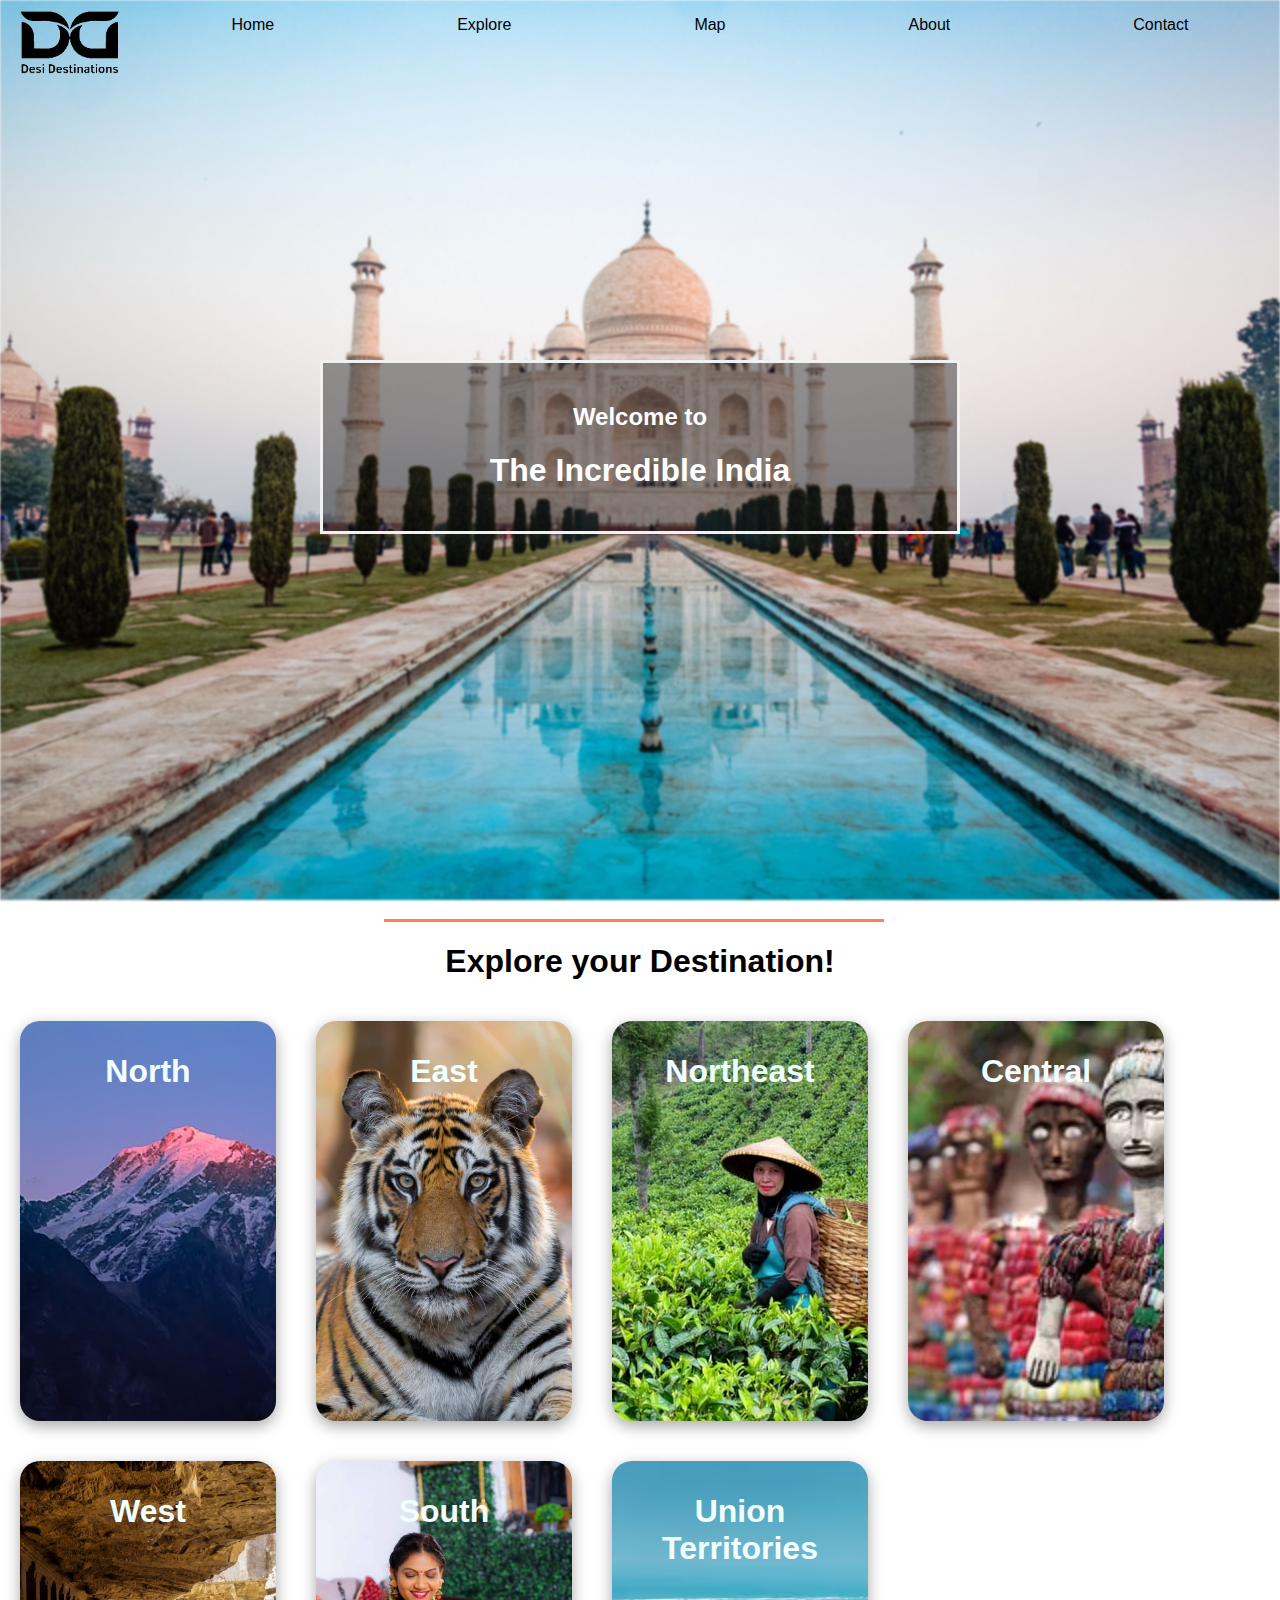
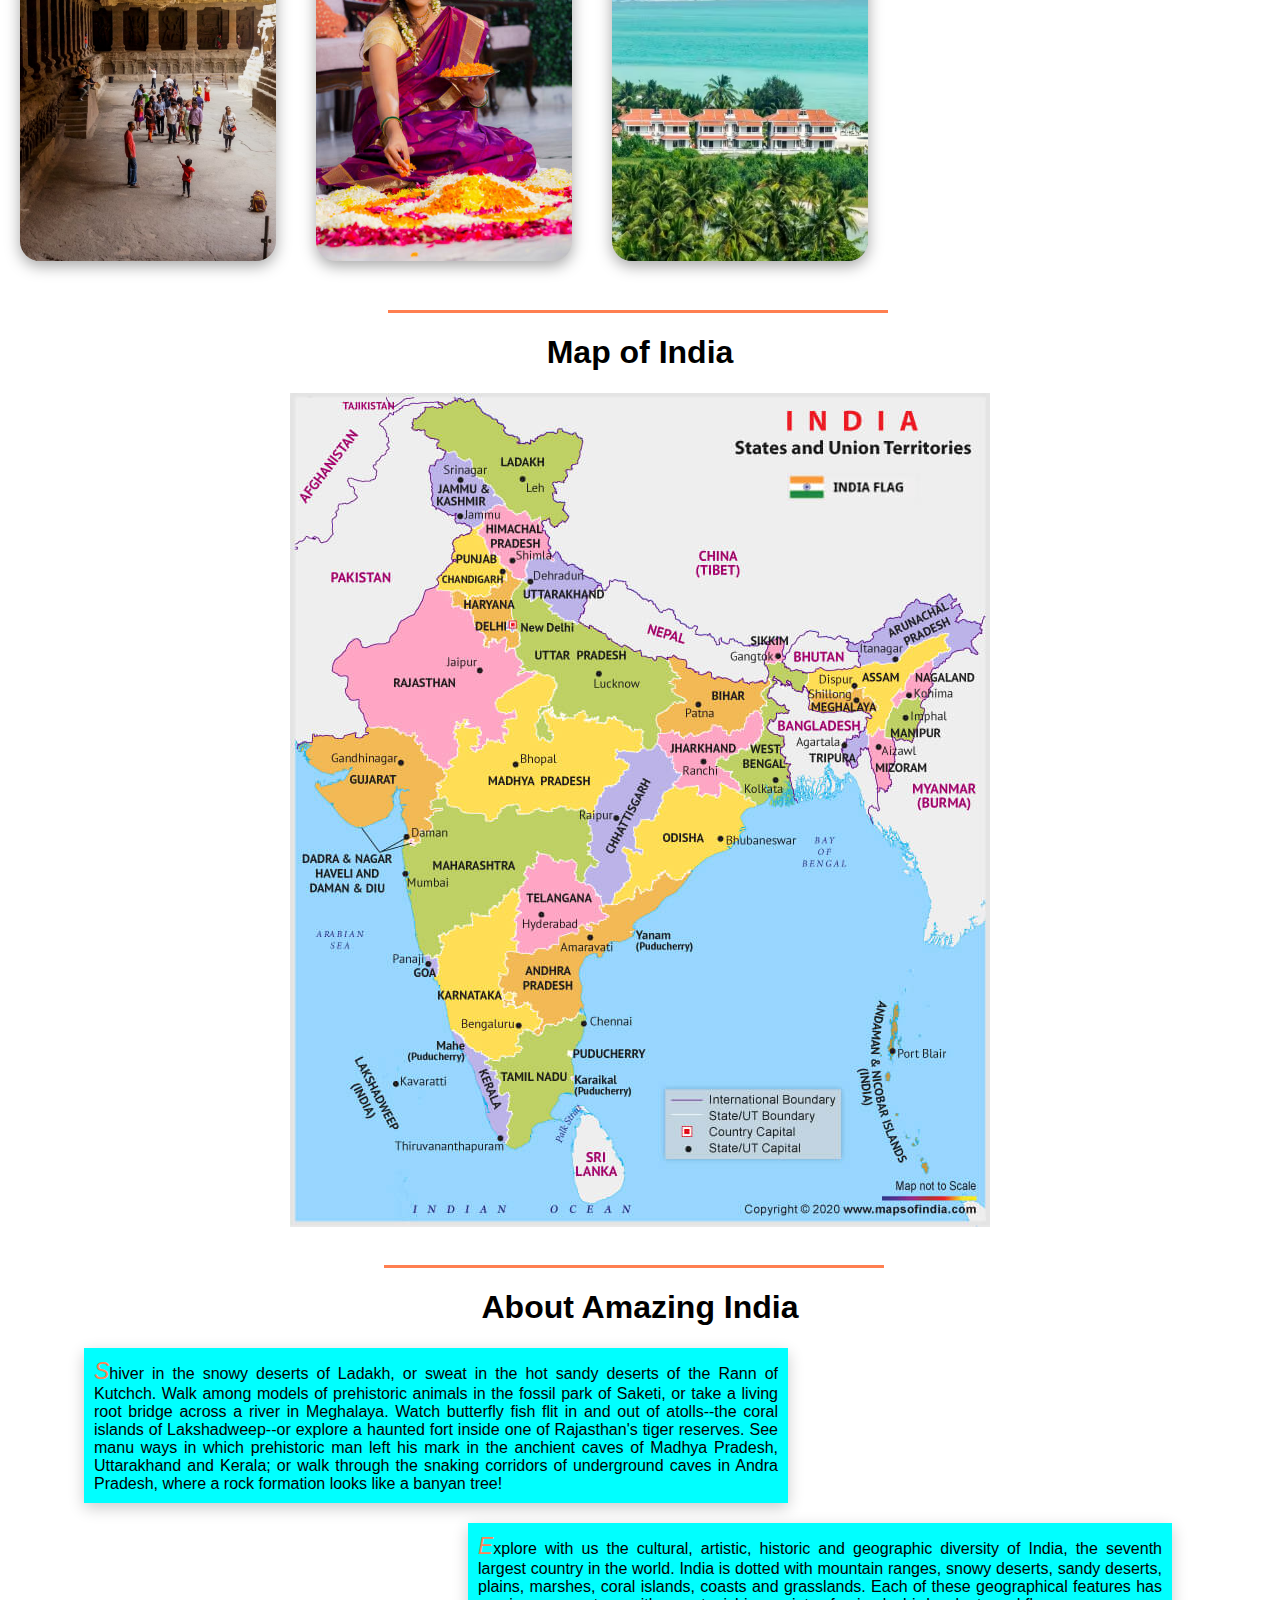
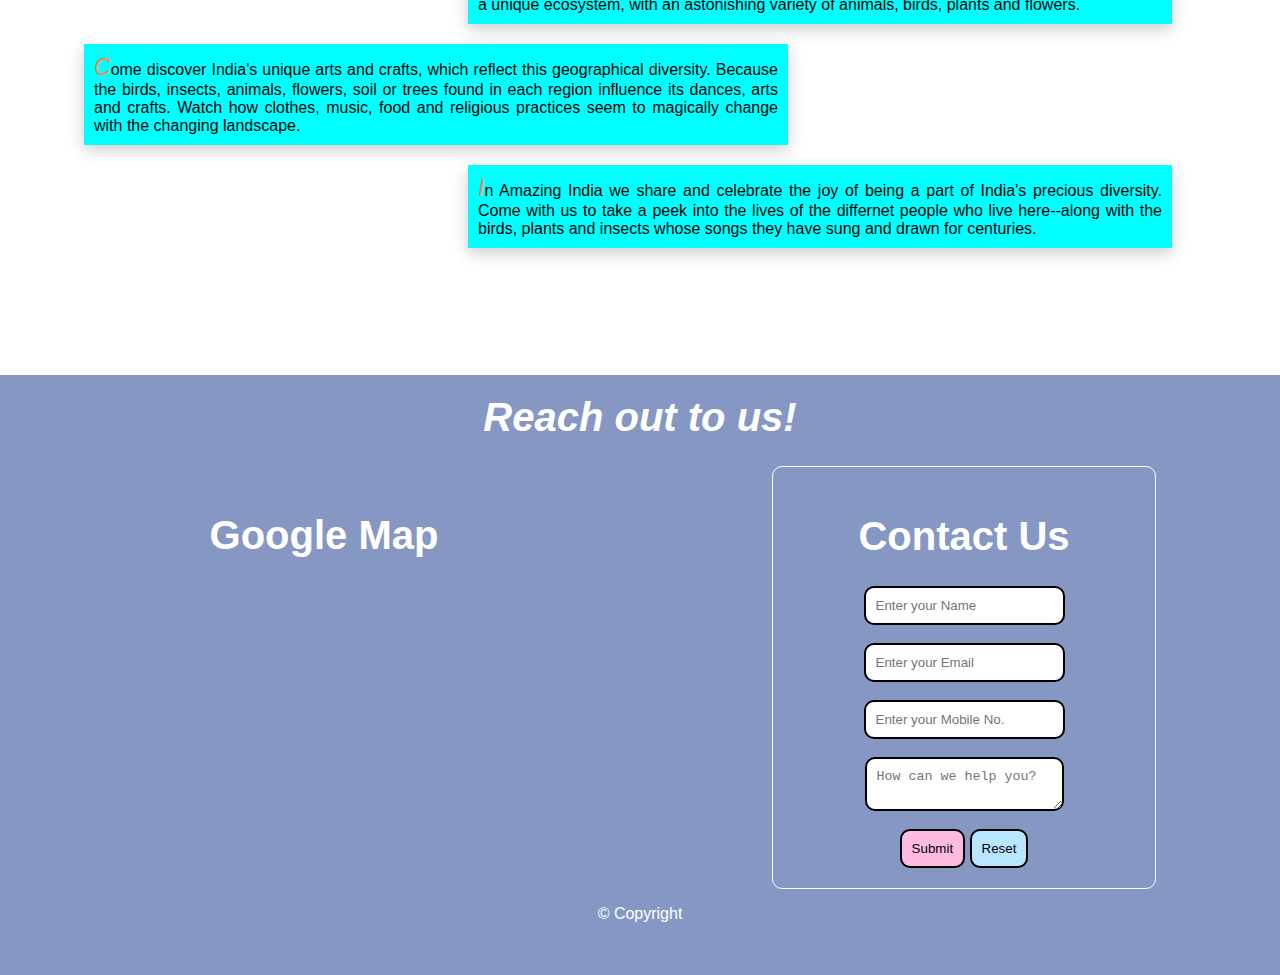
<file: index.html>
<html>
    <head>
        <meta name="viewport" content="device-width, initial-scale=1.0">
        <title>DesiDestinations.com</title>
        <link rel="stylesheet" href="style.css">
        <link rel="stylesheet" href="headfoot.css">
    </head>
    <body>
        <div id="header">
            <div id="left">
                <a href="/index.html"><img src="DDLogo.png" height="100px" width="100px"></a>
            </div>
            <div id="right">
                <nav>
                    <ul>
                        <li><a href="/index.html">Home</a></li>
                        <li><a href="#cards">Explore</a></li>
                        <li><a href="#map">Map</a></li>
                        <li><a href="#abouthere">About</a></li>
                        <li><a href="#contact">Contact</a></li>
                    </ul>
                </nav>
            </div>
        </div>
        
        <div class="backgroundImage"></div>
        <div class="transparentText">
        <h2>Welcome to</h2>
        <h1>The Incredible India</h1></div>

        <div id="cards">
            <div id="line1"></div>
            <h1>Explore your Destination!</h1>
            <a href="/north.html" target="_blank"><div class="cards" id="card1"><h1>North</h1></div></a>
            <a href="/east.html" target="_blank"><div class="cards" id="card2"><h1>East</h1></div></a>
            <a href="/northeast.html" target="_blank"><div class="cards" id="card3"><h1>Northeast</h1></div></a>
            <a href="/central.html" target="_blank"><div class="cards" id="card4"><h1>Central</h1></div></a>
            <a href="/west.html" target="_blank"><div class="cards" id="card5"><h1>West</h1></div></a>
            <a href="/south.html" target="_blank"><div class="cards" id="card6"><h1>South</h1></div></a>
            <a href="/ut.html" target="_blank"><div class="cards" id="card7"><h1>Union Territories</h1></div></a>
        </div>

        <div id="map">
            <div id="line1"></div>
            <h1>Map of India</h1>
            <img src="indiamap.jpg" style="position: relative;">
        </div>

        <br>

        <div id="abouthere" style="padding-top: 10px;">
            <div id="line1"></div>
            <h1 style="text-align: center;">About Amazing India</h1>
        </div>
        <div id="about">
            <p id="p1"><i>S</i>hiver in the snowy deserts of Ladakh, or sweat in the hot sandy deserts of the Rann of Kutchch. Walk among models of prehistoric animals in the fossil park of Saketi, or take a living root bridge across a river in Meghalaya. Watch butterfly fish flit in and out of atolls--the coral islands of Lakshadweep--or explore a haunted fort inside one of Rajasthan's tiger reserves. See manu ways in which prehistoric man left his mark in the anchient caves of Madhya Pradesh, Uttarakhand and Kerala; or walk through the snaking corridors of underground caves in Andra Pradesh, where a rock formation looks like a banyan tree!</p>
            <p id="p2"><i>E</i>xplore with us the cultural, artistic, historic and geographic diversity of India, the seventh largest country in the world. India is dotted with mountain ranges, snowy deserts, sandy deserts, plains, marshes, coral islands, coasts and grasslands. Each of these geographical features has a unique ecosystem, with an astonishing variety of animals, birds, plants and flowers.</p>
            <p id="p1"><i>C</i>ome discover India's unique arts and crafts, which reflect this geographical diversity. Because the birds, insects, animals, flowers, soil or trees found in each region influence its dances, arts and crafts. Watch how clothes, music, food and religious practices seem to magically change with the changing landscape.</p>
            <p id="p2"><i>I</i>n Amazing India we share and celebrate the joy of being a part of India's precious diversity. Come with us to take a peek into the lives of the differnet people who live here--along with the birds, plants and insects whose songs they have sung and drawn for centuries.</p>
        </div>

        <footer>
            <h1><i>Reach out to us!</i></h1>
            <div id="contact">
                <div id="googlemap">
                    <h1>Google Map</h1>
                    <iframe src="https://www.google.com/maps/embed?pb=!1m18!1m12!1m3!1d30767581.986373134!2d60.93410596614207!3d19.72078202199744!2m3!1f0!2f0!3f0!3m2!1i1024!2i768!4f13.1!3m3!1m2!1s0x30635ff06b92b791%3A0xd78c4fa1854213a6!2sIndia!5e0!3m2!1sen!2sin!4v1716102397690!5m2!1sen!2sin" width="400" height="300" style="border:0;" allowfullscreen="" loading="lazy" referrerpolicy="no-referrer-when-downgrade"></iframe>    
                </div>
                <form action="/contact.html" method="post">
                    <h1>Contact Us</h1>
                    <input type="text" name="name" placeholder="Enter your Name" required><br><br>
                    <input type="email" name="email" placeholder="Enter your Email" required><br><br>
                    <input type="number" name="numer" placeholder="Enter your Mobile No." required><br><br>
                    <textarea placeholder="How can we help you?"></textarea><br><br>
                    <input type="submit" value="Submit" style="background-color: rgb(255, 186, 223);">
                    <input type="reset" value="Reset" style="background-color: rgb(186, 229, 255);">
                </form>
            </div>
            <div id="copyright">
                © Copyright
            </div>
        </footer>
    </body>
</html>
</file>
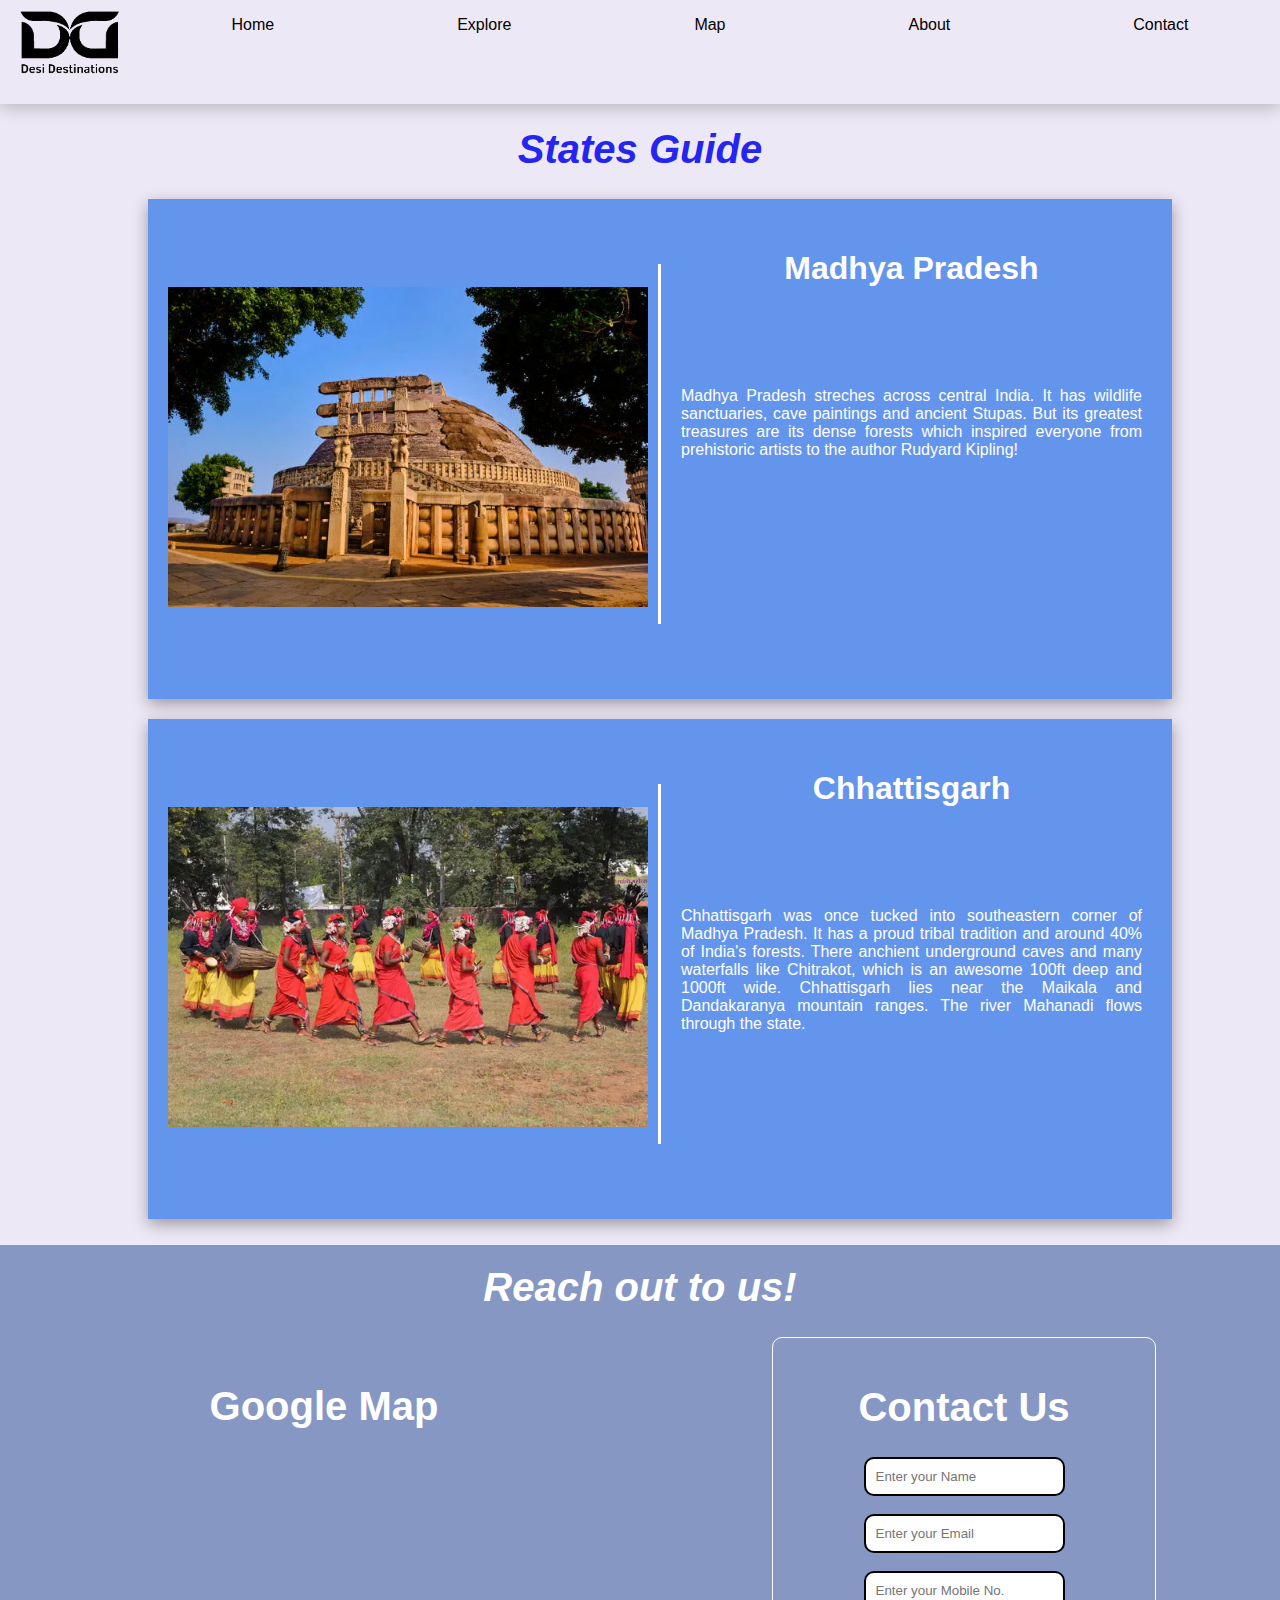
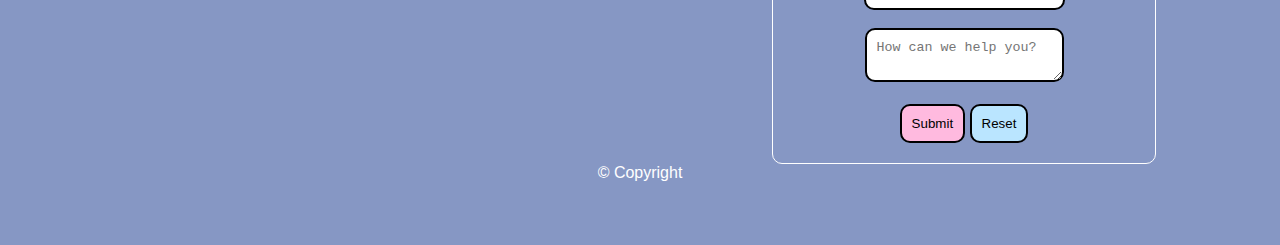
<file: central.html>
<!DOCTYPE html>
<html lang="en">
<head>
    <meta charset="UTF-8">
    <meta name="viewport" content="width=device-width, initial-scale=1.0">
    <title>Central</title>
    <link rel="stylesheet" href="central.css">
    <link rel="stylesheet" href="headfoot.css">
</head>
<body>
    <div id="header">
        <div id="left">
            <a href="/index.html"><img src="DDLogo.png" height="100px" width="100px"></a>
        </div>
        <div id="right">
            <nav>
                <ul>
                    <li><a href="/index.html">Home</a></li>
                    <li><a href="#cards">Explore</a></li>
                    <li><a href="/index.html#map">Map</a></li>
                    <li><a href="/index.html#abouthere">About</a></li>
                    <li><a href="#contact">Contact</a></li>
                </ul>
            </nav>
        </div>
    </div>

    <div id="abouthere" style="padding-top: 100px;">
        <h1 style="text-align: center; font-family:Verdana, Geneva, Tahoma, sans-serif; color: rgb(37, 37, 240); font-size: 40px;"><i>States Guide</i></h1>
    </div>

    <div id="cards">
        <div id="MP" class="cards">
            <div id="MPleft">
                <img src="mpimg.webp" width="480px" height="320px">
            </div>
            <div id="line2"></div>
            <div id="MPright">
                <h1>Madhya Pradesh</h1>
                <p>Madhya Pradesh streches across central India. It has wildlife sanctuaries, cave paintings and ancient Stupas. But its greatest treasures are its dense forests which inspired everyone from prehistoric artists to the author Rudyard Kipling!</p>
            </div>
        </div>
        <div id="CH" class="cards">
            <div id="CHleft">
                <img src="chimg.jpg" width="480px" height="320px">
            </div>
            <div id="line2"></div>
            <div id="CHright">
                <h1>Chhattisgarh</h1>
                <p>Chhattisgarh was once tucked into southeastern corner of Madhya Pradesh. It has a proud tribal tradition and around 40% of India's forests. There anchient underground caves and many waterfalls like Chitrakot, which is an awesome 100ft deep and 1000ft wide. Chhattisgarh lies near the Maikala and Dandakaranya mountain ranges. The river Mahanadi flows through the state.</p>
            </div>
        </div>
 
    <footer>
        <h1 style="text-align: center; color: white; font-size: 40px; font-family:Verdana, Geneva, Tahoma, sans-serif;"><i>Reach out to us!</i></h1>
        <div id="contact">
            <div id="googlemap">
                <h1>Google Map</h1>
                <iframe src="https://www.google.com/maps/embed?pb=!1m18!1m12!1m3!1d30767581.986373134!2d60.93410596614207!3d19.72078202199744!2m3!1f0!2f0!3f0!3m2!1i1024!2i768!4f13.1!3m3!1m2!1s0x30635ff06b92b791%3A0xd78c4fa1854213a6!2sIndia!5e0!3m2!1sen!2sin!4v1716102397690!5m2!1sen!2sin" width="400" height="300" style="border:0;" allowfullscreen="" loading="lazy" referrerpolicy="no-referrer-when-downgrade"></iframe>    
            </div>
            <form action="/contact.html" method="post">
                <h1>Contact Us</h1>
                <input type="text" name="name" placeholder="Enter your Name" required><br><br>
                <input type="email" name="email" placeholder="Enter your Email" required><br><br>
                <input type="number" name="numer" placeholder="Enter your Mobile No." required><br><br>
                <textarea placeholder="How can we help you?"></textarea><br><br>
                <input type="submit" value="Submit" style="background-color: rgb(255, 186, 223);">
                <input type="reset" value="Reset" style="background-color: rgb(186, 229, 255);">
            </form>
        </div>
        <div id="copyright">
            © Copyright
        </div>
    </footer>
</body>
</html>
</file>
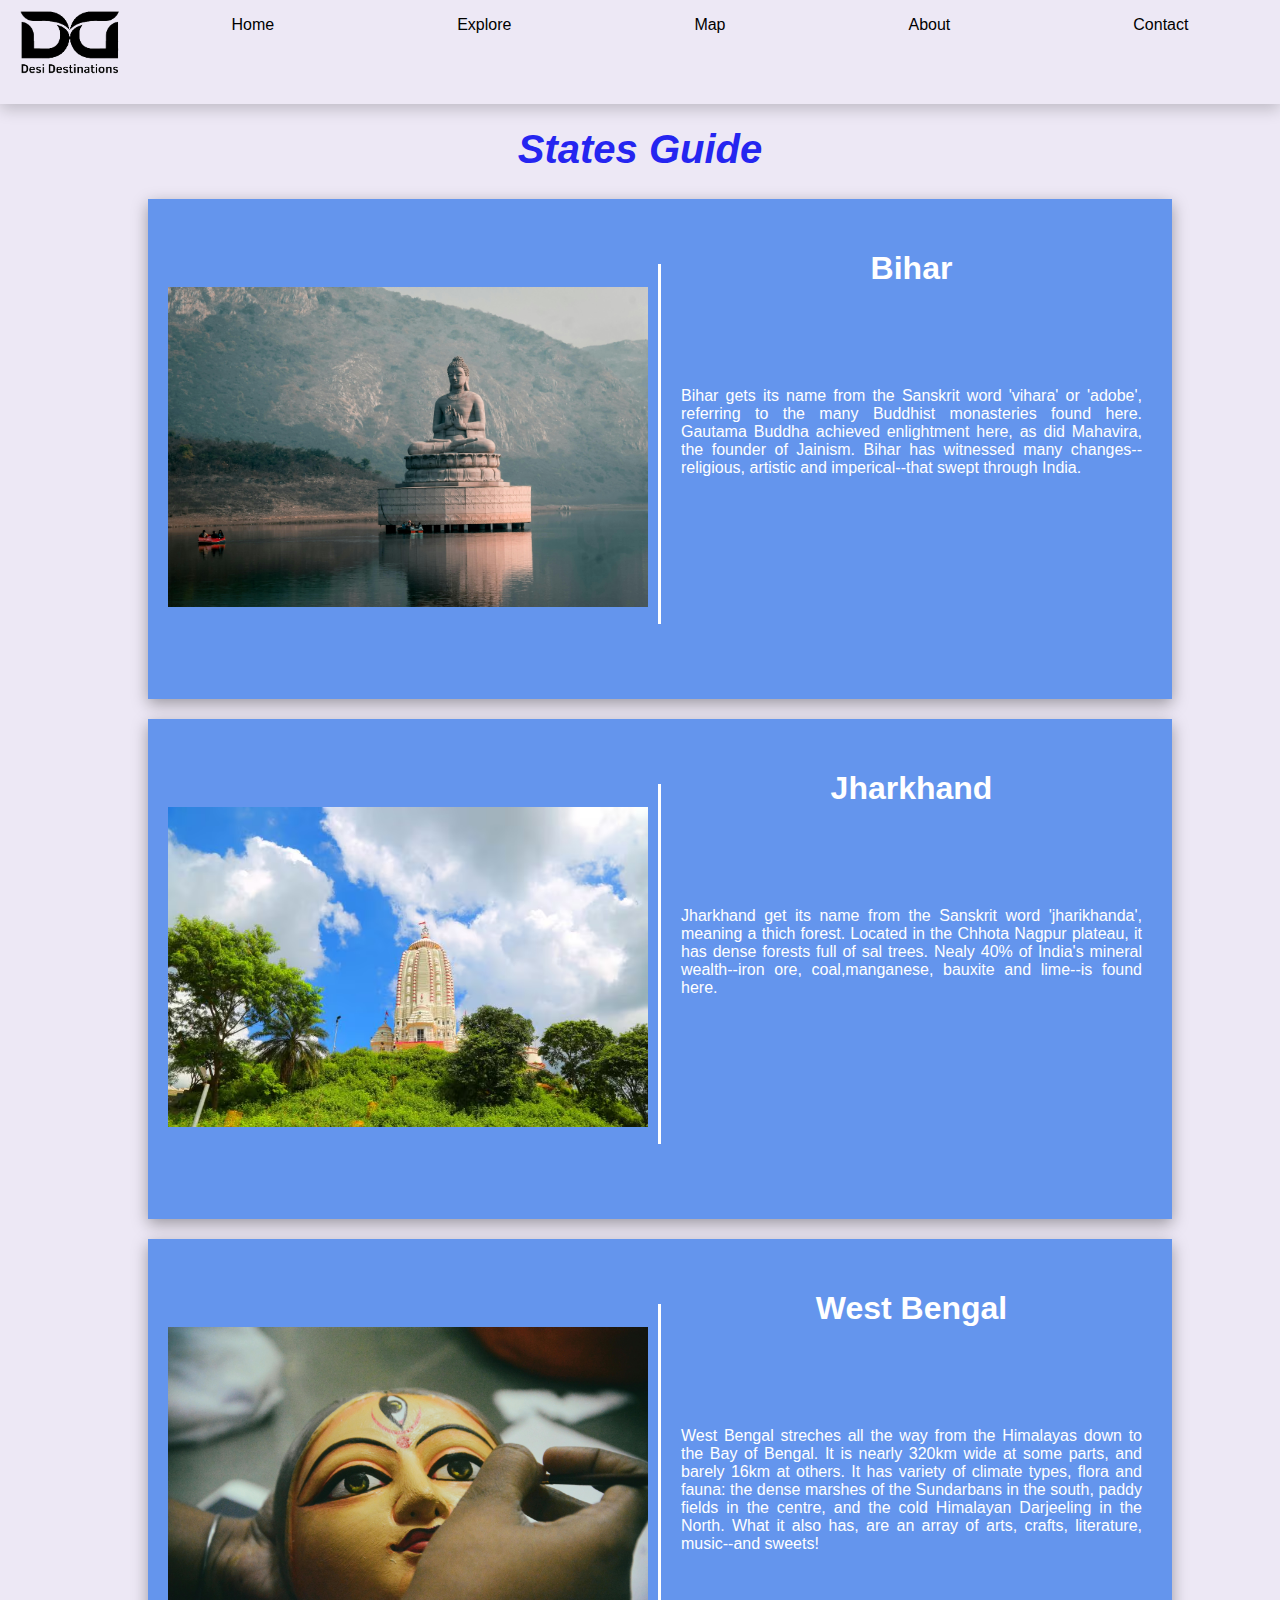
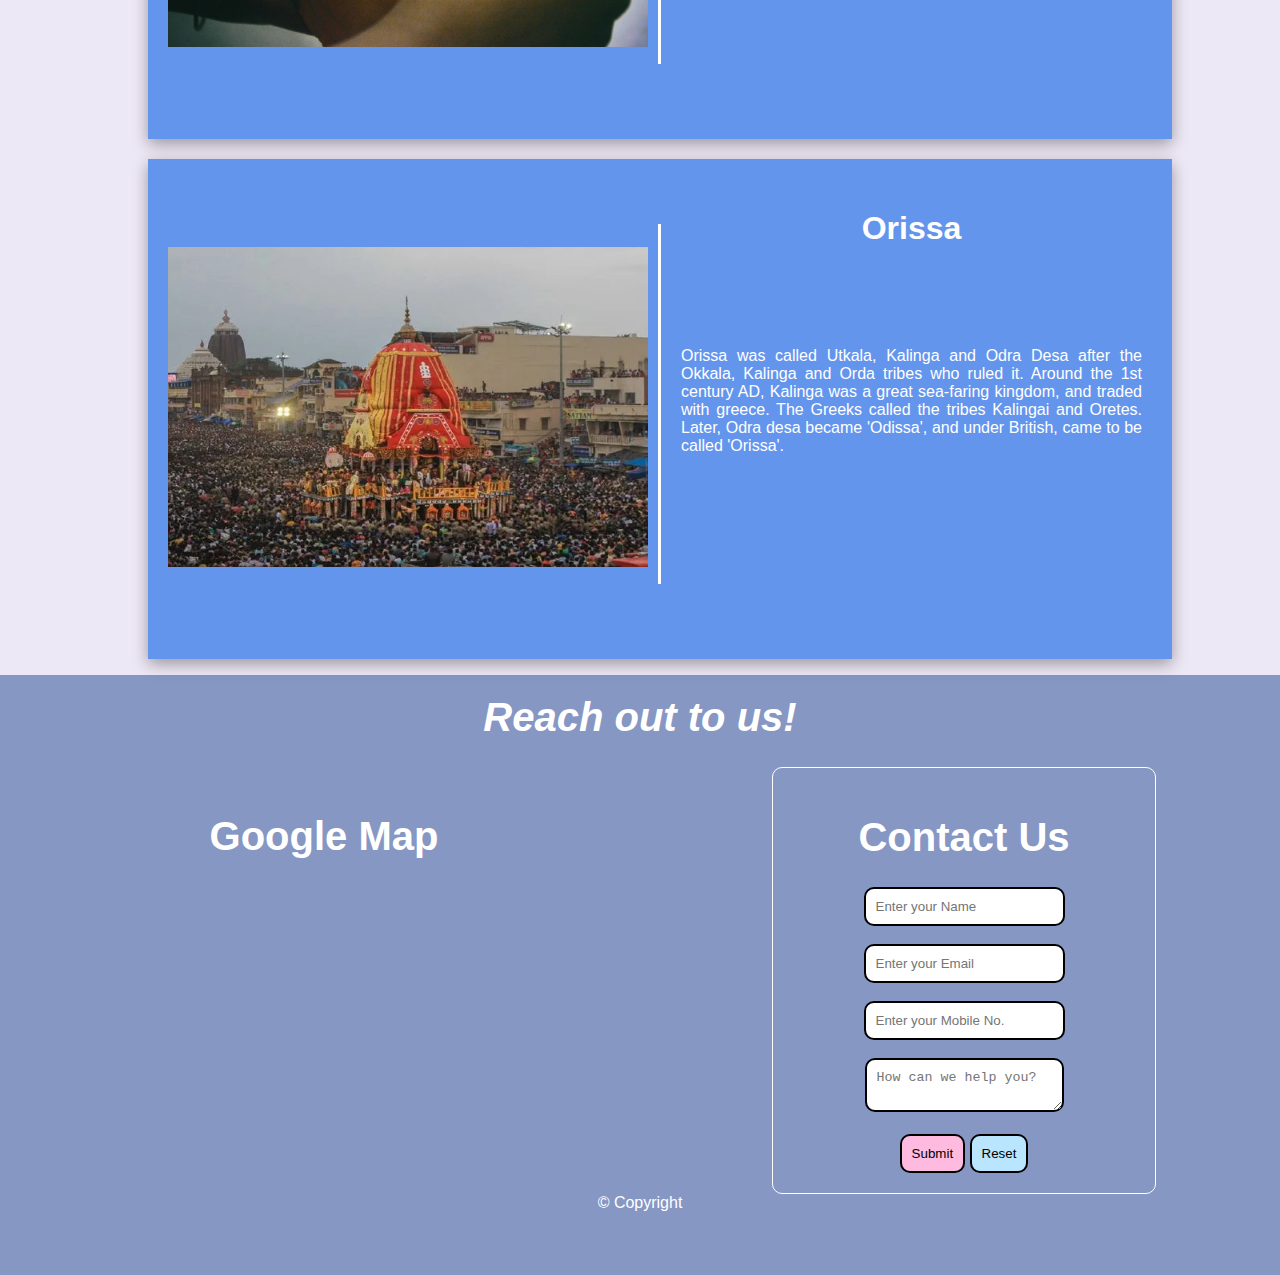
<file: east.html>
<!DOCTYPE html>
<html lang="en">
<head>
    <meta charset="UTF-8">
    <meta name="viewport" content="width=device-width, initial-scale=1.0">
    <title>East</title>
    <link rel="stylesheet" href="east.css">
    <link rel="stylesheet" href="headfoot.css">
</head>
<body>
    <div id="header">
        <div id="left">
            <a href="/index.html"><img src="DDLogo.png" height="100px" width="100px"></a>
        </div>
        <div id="right">
            <nav>
                <ul>
                    <li><a href="/index.html">Home</a></li>
                    <li><a href="#cards">Explore</a></li>
                    <li><a href="/index.html#map">Map</a></li>
                    <li><a href="/index.html#abouthere">About</a></li>
                    <li><a href="#contact">Contact</a></li>
                </ul>
            </nav>
        </div>
    </div>

    <div id="abouthere" style="padding-top: 100px;">
        <h1 style="text-align: center; font-family:Verdana, Geneva, Tahoma, sans-serif; color: rgb(37, 37, 240); font-size: 40px;"><i>States Guide</i></h1>
    </div>

    <div id="cards">
        <div id="BH" class="cards">
            <div id="BHleft">
                <img src="bhimg.jpg" width="480px" height="320px">
            </div>
            <div id="line2"></div>
            <div id="BHright">
                <h1>Bihar</h1>
                <p>Bihar gets its name from the Sanskrit word 'vihara' or 'adobe', referring to the many Buddhist monasteries found here. Gautama Buddha achieved enlightment here, as did Mahavira, the founder of Jainism. Bihar has witnessed many changes--religious, artistic and imperical--that swept through India.</p>
            </div>
        </div>
        <div id="JK" class="cards">
            <div id="JKleft">
                <img src="jkimg.avif" width="480px" height="320px">
            </div>
            <div id="line2"></div>
            <div id="JKright">
                <h1>Jharkhand</h1>
                <p>Jharkhand get its name from the Sanskrit word 'jharikhanda', meaning a thich forest. Located in the Chhota Nagpur plateau, it has dense forests full of sal trees. Nealy 40% of India's mineral wealth--iron ore, coal,manganese, bauxite and lime--is found here.</p>
            </div>
        </div>
        <div id="WB" class="cards">
            <div id="WBleft">
                <img src="wbimg.jpg" width="480px" height="320px">
            </div>
            <div id="line2"></div>
            <div id="WBright">
                <h1>West Bengal</h1>
                <p>West Bengal streches all the way from the Himalayas down to the Bay of Bengal. It is nearly 320km wide at some parts, and barely 16km at others. It has variety of climate types, flora and fauna: the dense marshes of the Sundarbans in the south, paddy fields in the centre, and the cold Himalayan Darjeeling in the North. What it also has, are an array of arts, crafts, literature, music--and sweets!</p>
            </div>
        </div>
        <div id="OR" class="cards">
            <div id="ORleft">
                <img src="orimg.webp" width="480px" height="320px">
            </div>
            <div id="line2"></div>
            <div id="ORright">
                <h1>Orissa</h1>
                <p>Orissa was called Utkala, Kalinga and Odra Desa after the Okkala, Kalinga and Orda tribes who ruled it. Around the 1st century AD, Kalinga was a great sea-faring kingdom, and traded with greece. The Greeks called the tribes Kalingai and Oretes. Later, Odra desa became 'Odissa', and under British, came to be called 'Orissa'.</p>
            </div>
        </div>
    </div>

    <footer>
        <h1 style="text-align: center; color: white; font-size: 40px; font-family:Verdana, Geneva, Tahoma, sans-serif;"><i>Reach out to us!</i></h1>
        <div id="contact">
            <div id="googlemap">
                <h1>Google Map</h1>
                <iframe src="https://www.google.com/maps/embed?pb=!1m18!1m12!1m3!1d30767581.986373134!2d60.93410596614207!3d19.72078202199744!2m3!1f0!2f0!3f0!3m2!1i1024!2i768!4f13.1!3m3!1m2!1s0x30635ff06b92b791%3A0xd78c4fa1854213a6!2sIndia!5e0!3m2!1sen!2sin!4v1716102397690!5m2!1sen!2sin" width="400" height="300" style="border:0;" allowfullscreen="" loading="lazy" referrerpolicy="no-referrer-when-downgrade"></iframe>    
            </div>
            <form action="/contact.html" method="post">
                <h1>Contact Us</h1>
                <input type="text" name="name" placeholder="Enter your Name" required><br><br>
                <input type="email" name="email" placeholder="Enter your Email" required><br><br>
                <input type="number" name="numer" placeholder="Enter your Mobile No." required><br><br>
                <textarea placeholder="How can we help you?"></textarea><br><br>
                <input type="submit" value="Submit" style="background-color: rgb(255, 186, 223);">
                <input type="reset" value="Reset" style="background-color: rgb(186, 229, 255);">
            </form>
        </div>
        <div id="copyright">
            © Copyright
        </div>
    </footer>
</body>
</html>
</file>
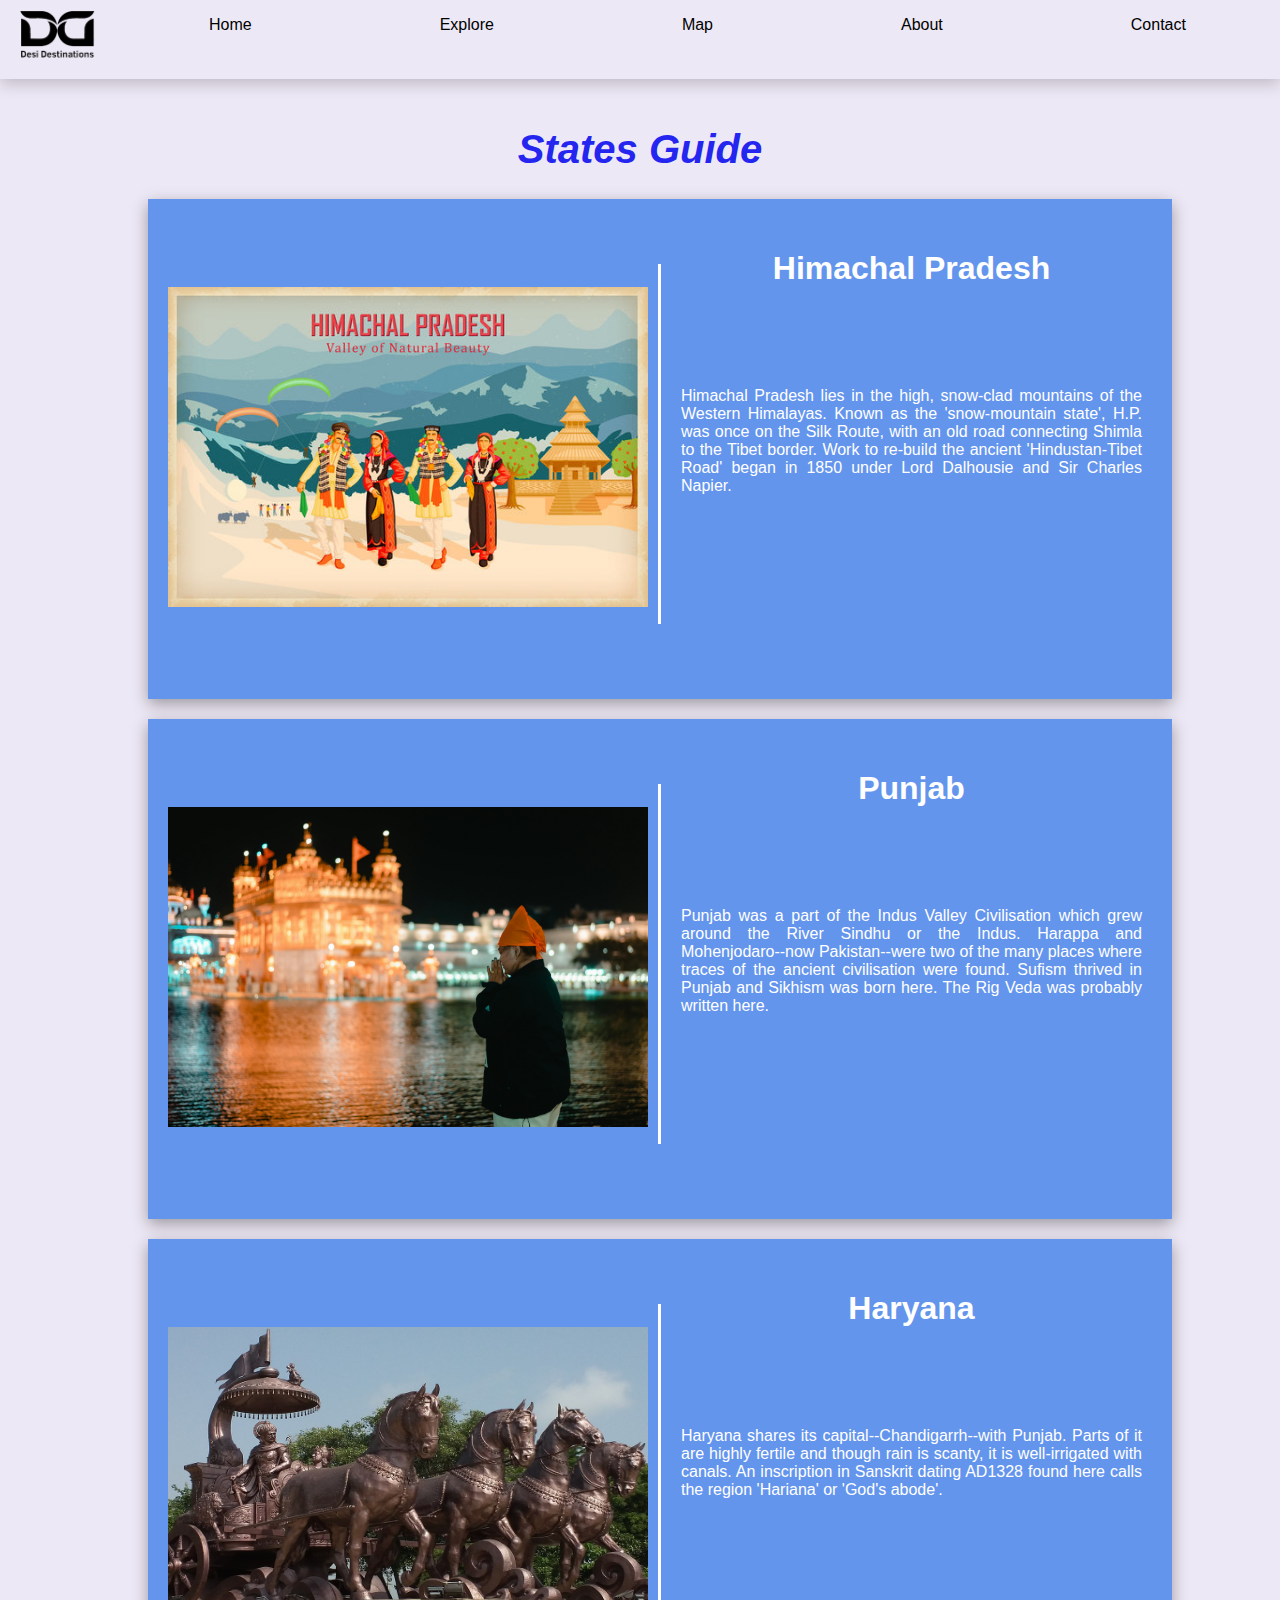
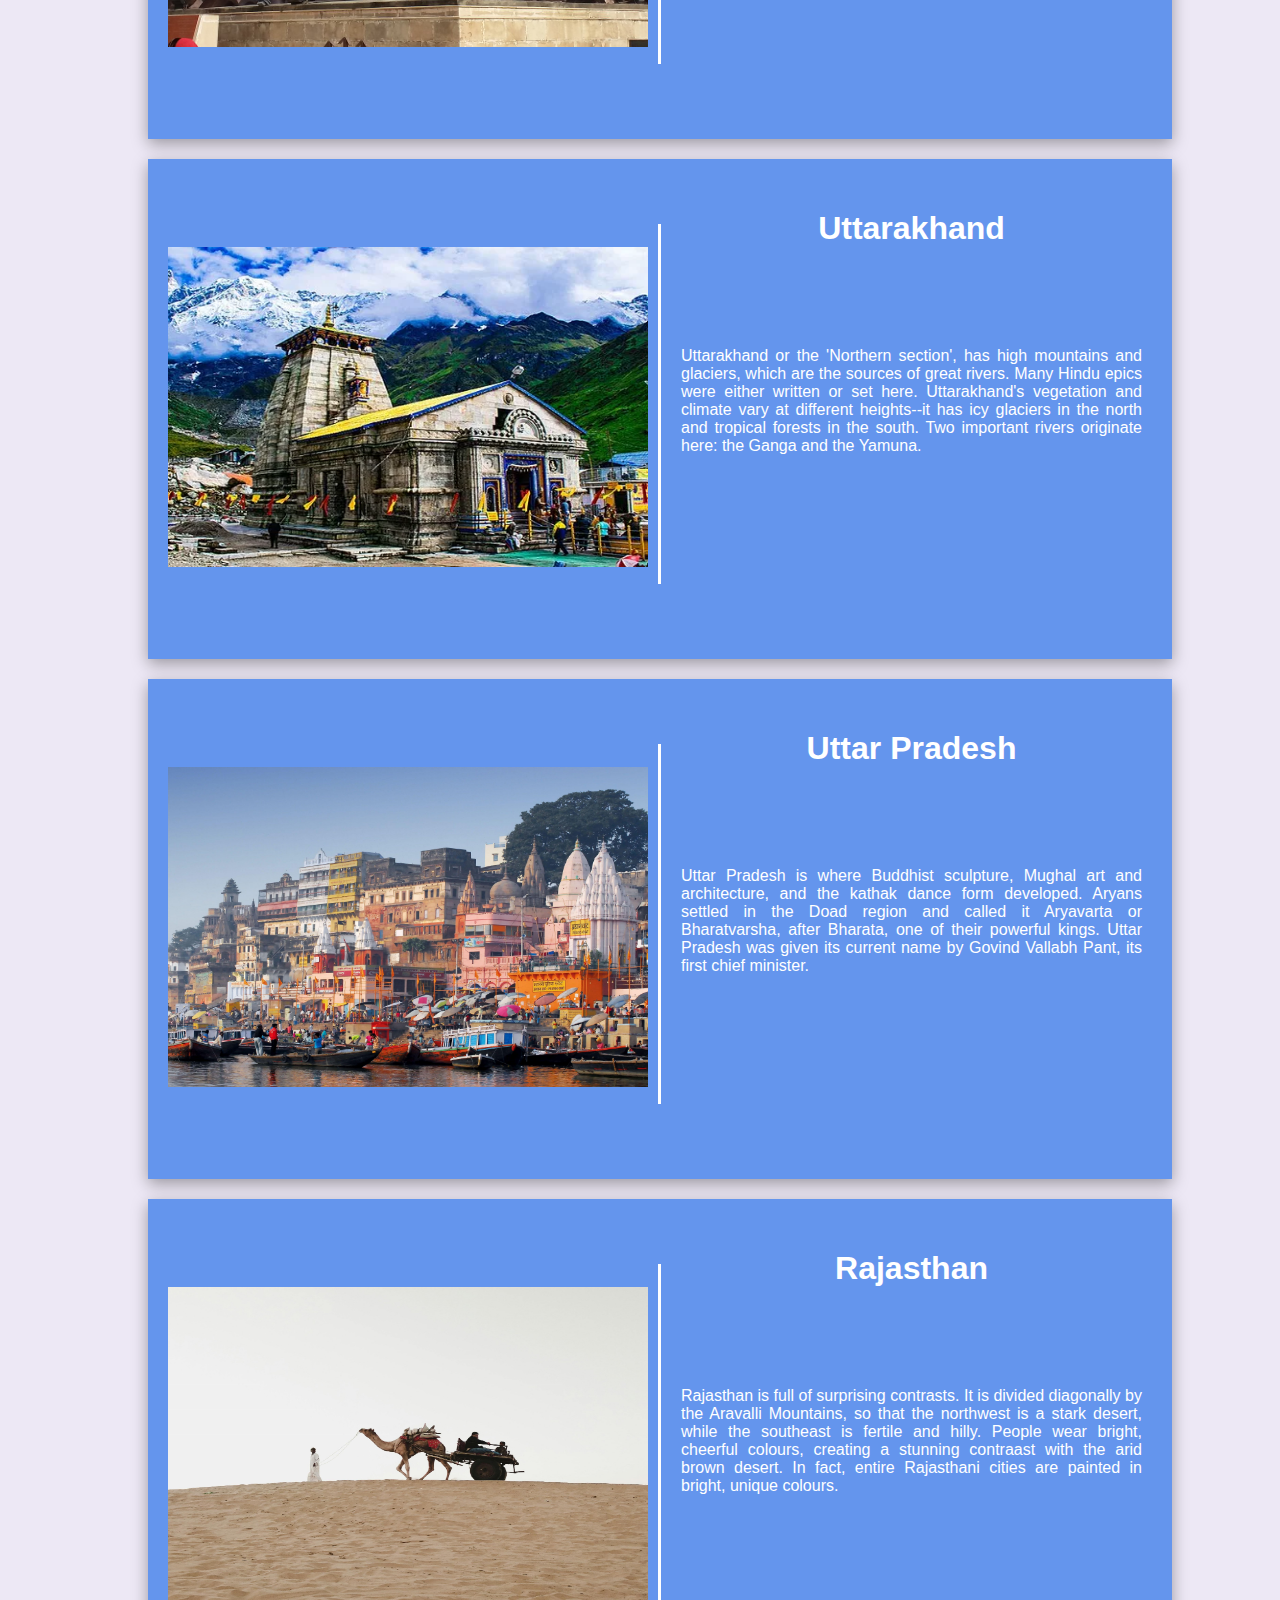
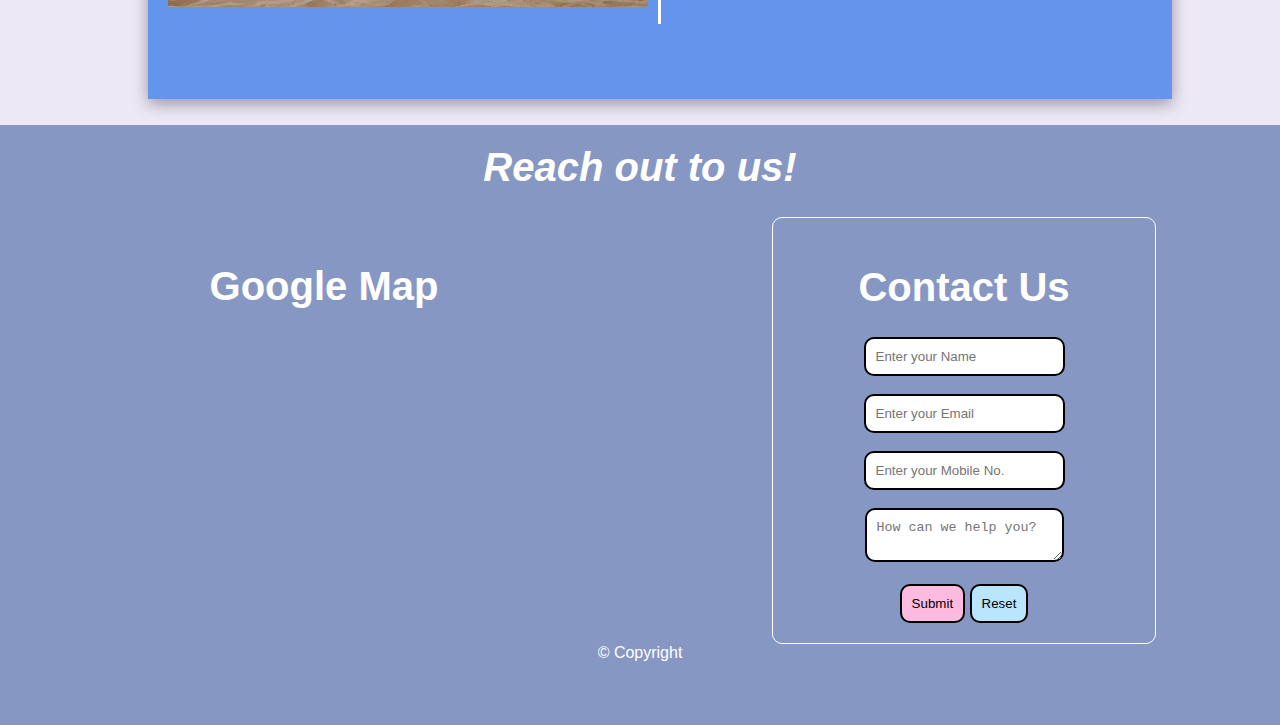
<file: north.html>
<!DOCTYPE html>
<html lang="en">
<head>
    <meta charset="UTF-8">
    <meta name="viewport" content="width=device-width, initial-scale=1.0">
    <title>North</title>
    <link rel="stylesheet" href="north.css">
    <link rel="stylesheet" href="headfoot.css">
</head>
<body>
    <div id="header">
        <div id="left">
            <a href="/index.html"><img src="DDLogo.png" height="75px" width="75px"></a>
        </div>
        <div id="right">
            <nav>
                <ul>
                    <li><a href="/index.html">Home</a></li>
                    <li><a href="#cards">Explore</a></li>
                    <li><a href="/index.html#map">Map</a></li>
                    <li><a href="/index.html#abouthere">About</a></li>
                    <li><a href="#contact">Contact</a></li>
                </ul>
            </nav>
        </div>
    </div>

    <div id="abouthere" style="padding-top: 100px;">
        <h1 style="text-align: center; font-family:Verdana, Geneva, Tahoma, sans-serif; color: rgb(37, 37, 240); font-size: 40px;"><i>States Guide</i></h1>
    </div>

    <div id="cards">
        <div id="HP" class="cards">
            <div id="HPleft">
                <img src="hpimg.jpg" width="480px" height="320px">
            </div>
            <div id="line2"></div>
            <div id="HPright">
                <h1>Himachal Pradesh</h1>
                <p>Himachal Pradesh lies in the high, snow-clad mountains of the Western Himalayas. Known as the 'snow-mountain state', H.P. was once on the Silk Route, with an old road connecting Shimla to the Tibet border. Work to re-build the ancient 'Hindustan-Tibet Road' began in 1850 under Lord Dalhousie and Sir Charles Napier.</p>
            </div>
        </div>
        <div id="PB" class="cards">
            <div id="PBleft">
                <img src="pbimg.jpg" width="480px" height="320px">
            </div>
            <div id="line2"></div>
            <div id="PBright">
                <h1>Punjab</h1>
                <p>Punjab was a part of the Indus Valley Civilisation which grew around the River Sindhu or the Indus. Harappa and Mohenjodaro--now Pakistan--were two of the many places where traces of the ancient civilisation were found. Sufism thrived in Punjab and Sikhism was born here. The Rig Veda was probably written here.</p>
            </div>
        </div>
        <div id="HR" class="cards">
            <div id="HRleft">
                <img src="hrimg.jpg" width="480px" height="320px">
            </div>
            <div id="line2"></div>
            <div id="HRright">
                <h1>Haryana</h1>
                <p>Haryana shares its capital--Chandigarrh--with Punjab. Parts of it are highly fertile and though rain is scanty, it is well-irrigated with canals. An inscription in Sanskrit dating AD1328 found here calls the region 'Hariana' or 'God's abode'.</p>
            </div>
        </div>
        <div id="UK" class="cards">
            <div id="UKleft">
                <img src="ukimg.webp" width="480px" height="320px">
            </div>
            <div id="line2"></div>
            <div id="UKright">
                <h1>Uttarakhand</h1>
                <p>Uttarakhand or the 'Northern section', has high mountains and glaciers, which are the sources of great rivers. Many Hindu epics were either written or set here. Uttarakhand's vegetation and climate vary at different heights--it has icy glaciers in the north and tropical forests in the south. Two important rivers originate here: the Ganga and the Yamuna.</p>
            </div>
        </div>
        <div id="UP" class="cards">
            <div id="UPleft">
                <img src="upimg.jpg" width="480px" height="320px">
            </div>
            <div id="line2"></div>
            <div id="UPright">
                <h1>Uttar Pradesh</h1>
                <p>Uttar Pradesh is where Buddhist sculpture, Mughal art and architecture, and the kathak dance form developed. Aryans settled in the Doad region and called it Aryavarta or Bharatvarsha, after Bharata, one of their powerful kings. Uttar Pradesh was given its current name by Govind Vallabh Pant, its first chief minister.</p>
            </div>
        </div>
        <div id="RJ" class="cards">
            <div id="RJleft">
                <img src="rjimg.jpg" width="480px" height="320px">
            </div>
            <div id="line2"></div>
            <div id="RJright">
                <h1>Rajasthan</h1>
                <p>Rajasthan is full of surprising contrasts. It is divided diagonally by the Aravalli Mountains, so that the northwest is a stark desert, while the southeast is fertile and hilly. People wear bright, cheerful colours, creating a stunning contraast with the arid brown desert. In fact, entire Rajasthani cities are painted in bright, unique colours.</p>
            </div>
        </div>
    </div>

    <footer>
        <h1 style="text-align: center; color: white; font-size: 40px; font-family:Verdana, Geneva, Tahoma, sans-serif;"><i>Reach out to us!</i></h1>
        <div id="contact">
            <div id="googlemap">
                <h1>Google Map</h1>
                <iframe src="https://www.google.com/maps/embed?pb=!1m18!1m12!1m3!1d30767581.986373134!2d60.93410596614207!3d19.72078202199744!2m3!1f0!2f0!3f0!3m2!1i1024!2i768!4f13.1!3m3!1m2!1s0x30635ff06b92b791%3A0xd78c4fa1854213a6!2sIndia!5e0!3m2!1sen!2sin!4v1716102397690!5m2!1sen!2sin" width="400" height="300" style="border:0;" allowfullscreen="" loading="lazy" referrerpolicy="no-referrer-when-downgrade"></iframe>    
            </div>
            <form action="/contact.html" method="post">
                <h1>Contact Us</h1>
                <input type="text" name="name" placeholder="Enter your Name" required><br><br>
                <input type="email" name="email" placeholder="Enter your Email" required><br><br>
                <input type="number" name="numer" placeholder="Enter your Mobile No." required><br><br>
                <textarea placeholder="How can we help you?"></textarea><br><br>
                <input type="submit" value="Submit" style="background-color: rgb(255, 186, 223);">
                <input type="reset" value="Reset" style="background-color: rgb(186, 229, 255);">
            </form>
        </div>
        <div id="copyright">
            © Copyright
        </div>
    </footer>
</body>
</html>
</file>
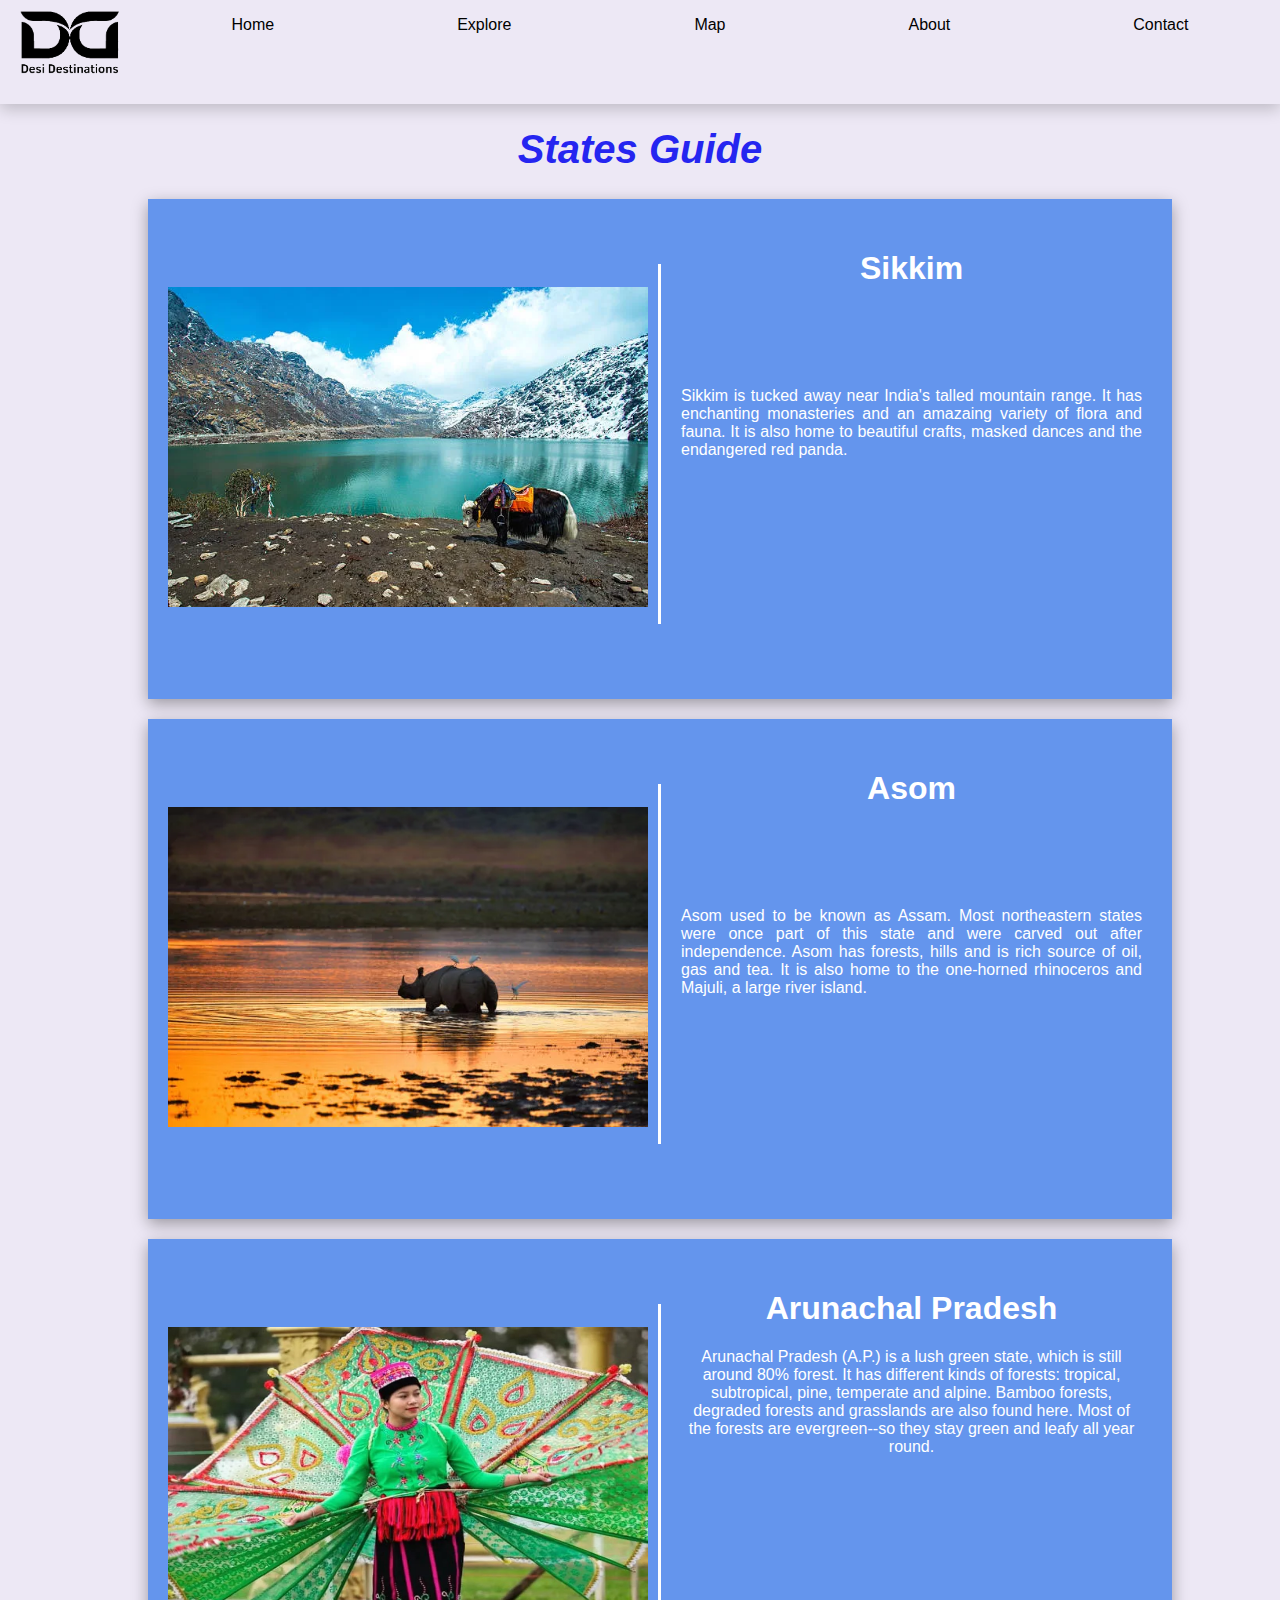
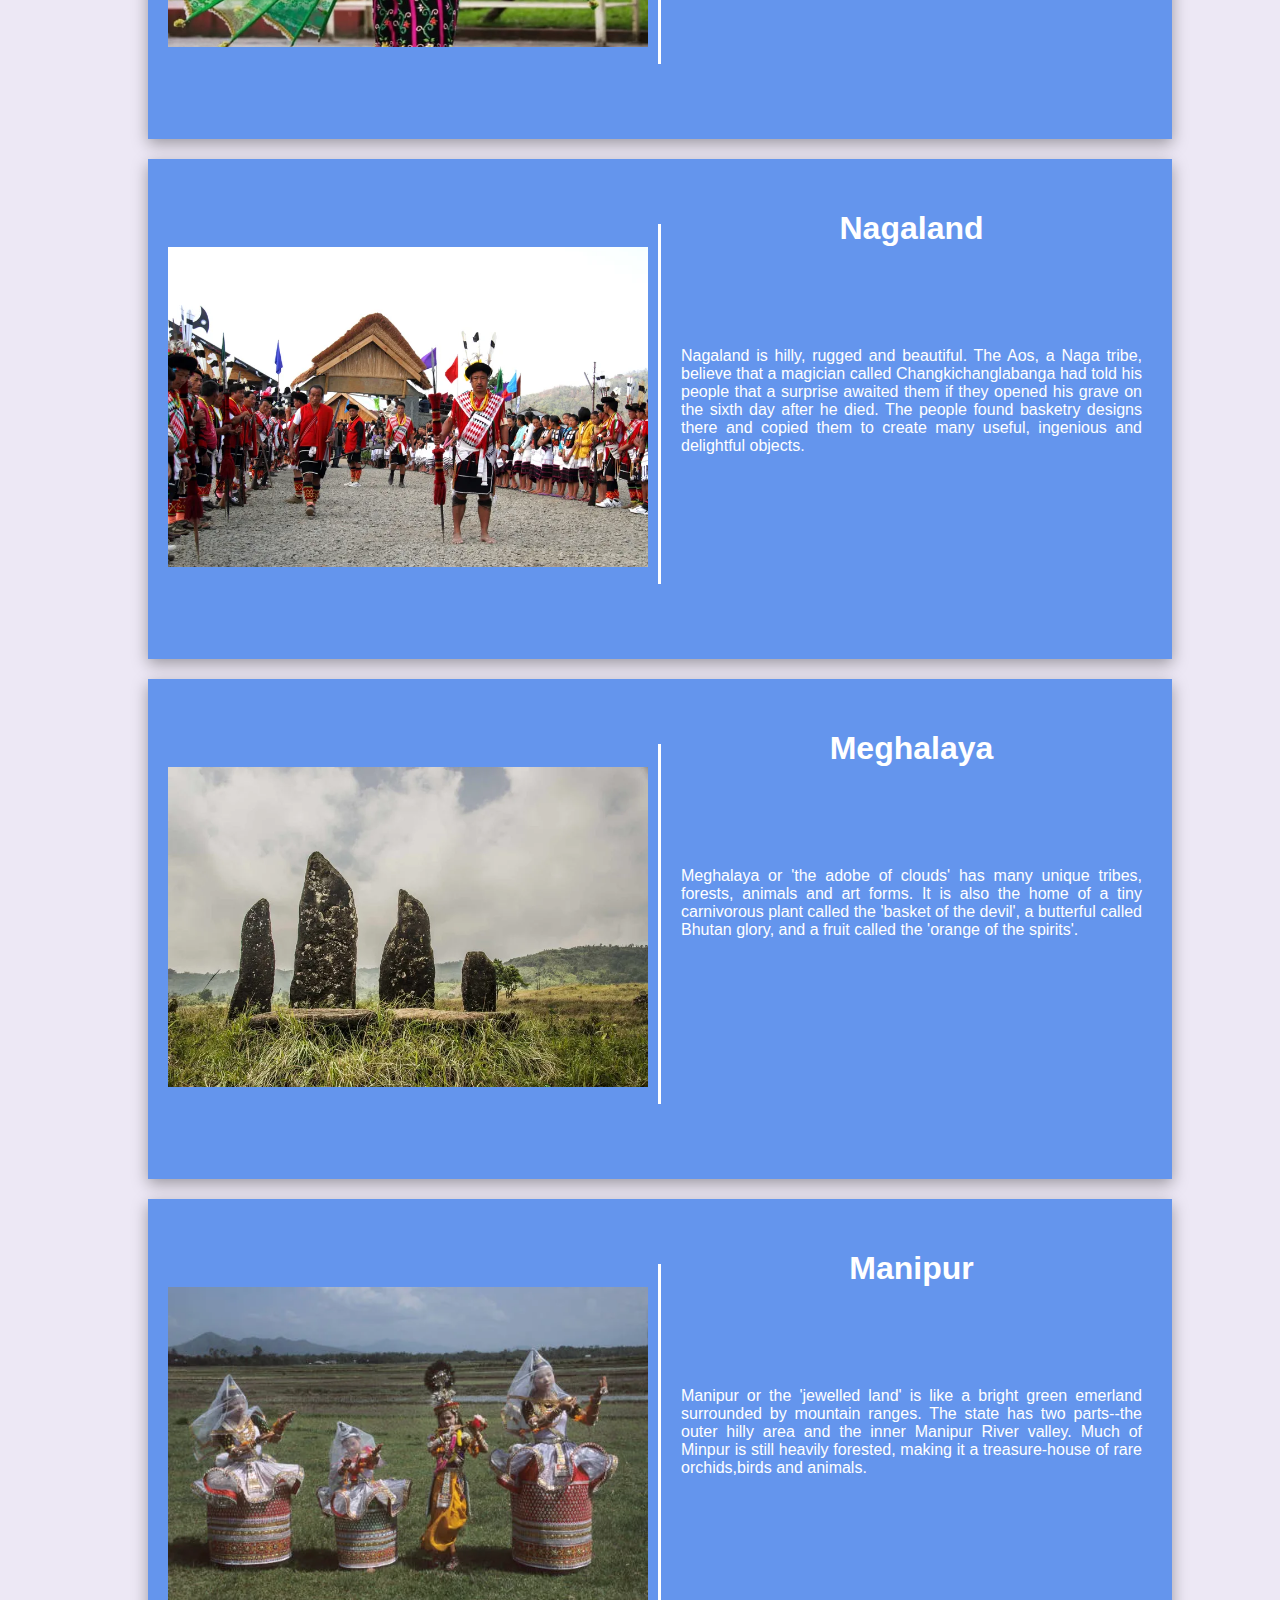
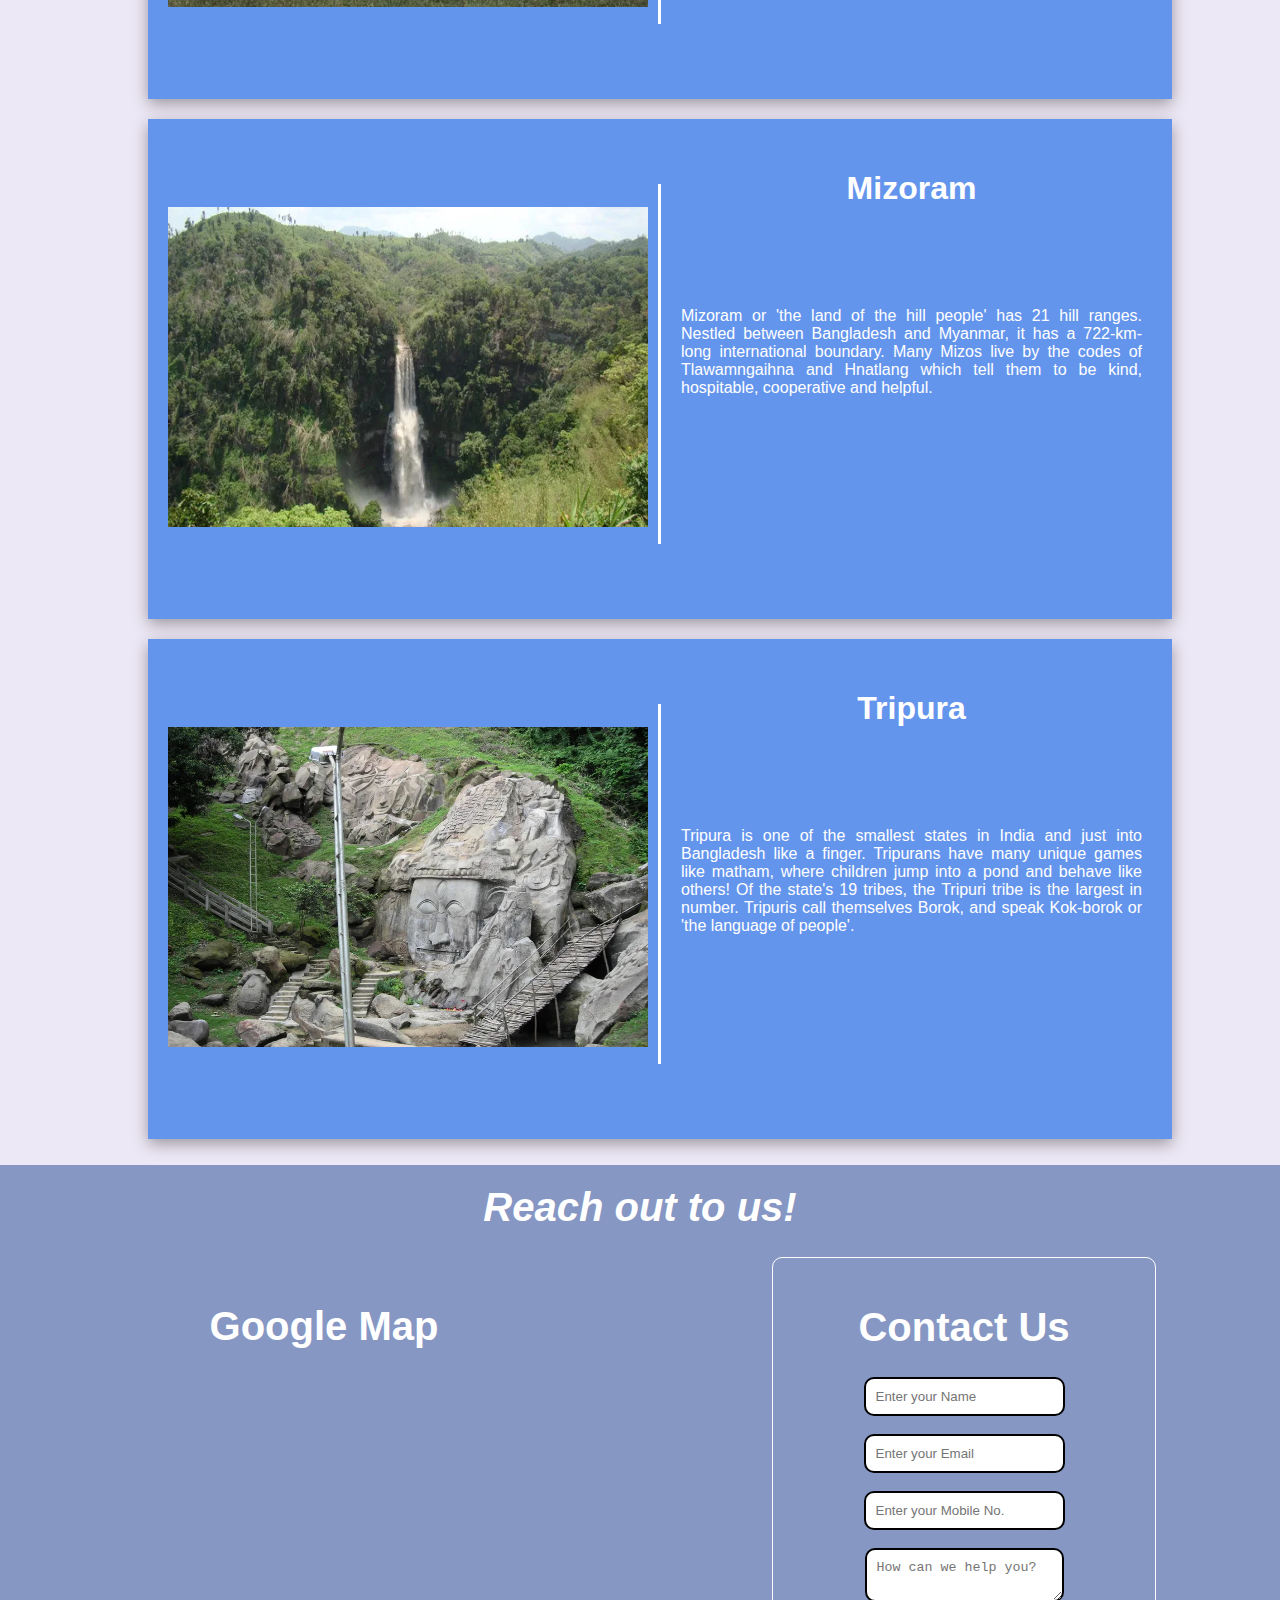
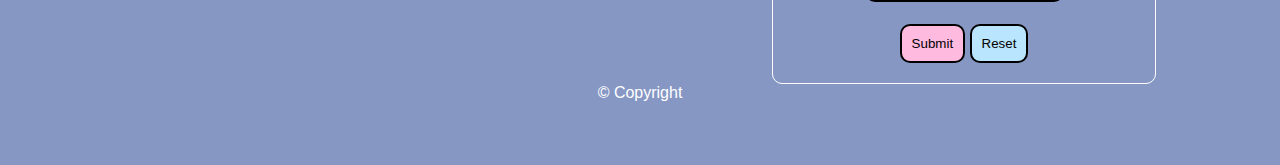
<file: northeast.html>
<!DOCTYPE html>
<html lang="en">
<head>
    <meta charset="UTF-8">
    <meta name="viewport" content="width=device-width, initial-scale=1.0">
    <title>Northeast</title>
    <link rel="stylesheet" href="northeast.css">
    <link rel="stylesheet" href="headfoot.css">
</head>
<body>
    <div id="header">
        <div id="left">
            <a href="/index.html"><img src="DDLogo.png" height="100px" width="100px"></a>
        </div>
        <div id="right">
            <nav>
                <ul>
                    <li><a href="/index.html">Home</a></li>
                    <li><a href="#cards">Explore</a></li>
                    <li><a href="/index.html#map">Map</a></li>
                    <li><a href="/index.html#abouthere">About</a></li>
                    <li><a href="#contact">Contact</a></li>
                </ul>
            </nav>
        </div>
    </div>

    <div id="abouthere" style="padding-top: 100px;">
        <h1 style="text-align: center; font-family:Verdana, Geneva, Tahoma, sans-serif; color: rgb(37, 37, 240); font-size: 40px;"><i>States Guide</i></h1>
    </div>

    <div id="cards">
        <div id="SK" class="cards">
            <div id="SKleft">
                <img src="skimg.webp" width="480px" height="320px">
            </div>
            <div id="line2"></div>
            <div id="SKright">
                <h1>Sikkim</h1>
                <p>Sikkim is tucked away near India's talled mountain range. It has enchanting monasteries and an amazaing variety of flora and fauna. It is also home to beautiful crafts, masked dances and the endangered red panda.</p>
            </div>
        </div>
        <div id="AS" class="cards">
            <div id="ASleft">
                <img src="asimg.webp" width="480px" height="320px">
            </div>
            <div id="line2"></div>
            <div id="ASright">
                <h1>Asom</h1>
                <p>Asom used to be known as Assam. Most northeastern states were once part of this state and were carved out after independence. Asom has forests, hills and is rich source of oil, gas and tea. It is also home to the one-horned rhinoceros and Majuli, a large river island.</p>
            </div>
        </div>
        <div id="AP" class="cards">
            <div id="APleft">
                <img src="apimg.jpg" width="480px" height="320px">
            </div>
            <div id="line2"></div>
            <div id="APright">
                <h1>Arunachal Pradesh</h1>
                <p>Arunachal Pradesh (A.P.) is a lush green state, which is still around 80% forest. It has different kinds of forests: tropical, subtropical, pine, temperate and alpine. Bamboo forests, degraded forests and grasslands are also found here. Most of the forests are evergreen--so they stay green and leafy all year round.</p>
            </div>
        </div>
        <div id="NG" class="cards">
            <div id="NGleft">
                <img src="ngimg.webp" width="480px" height="320px">
            </div>
            <div id="line2"></div>
            <div id="NGright">
                <h1>Nagaland</h1>
                <p>Nagaland is hilly, rugged and beautiful. The Aos, a Naga tribe, believe that a magician called Changkichanglabanga had told his people that a surprise awaited them if they opened his grave on the sixth day after he died. The people found basketry designs there and copied them to create many useful, ingenious and delightful objects.</p>
            </div>
        </div>
        <div id="MG" class="cards">
            <div id="MGleft">
                <img src="mgimg.webp" width="480px" height="320px">
            </div>
            <div id="line2"></div>
            <div id="MGright">
                <h1>Meghalaya</h1>
                <p>Meghalaya or 'the adobe of clouds' has many unique tribes, forests, animals and art forms. It is also the home of a tiny carnivorous plant called the 'basket of the devil', a butterful called Bhutan glory, and a fruit called the 'orange of the spirits'.</p>
            </div>
        </div>
        <div id="MN" class="cards">
            <div id="MNleft">
                <img src="mnimg.webp" width="480px" height="320px">
            </div>
            <div id="line2"></div>
            <div id="MNright">
                <h1>Manipur</h1>
                <p>Manipur or the 'jewelled land' is like a bright green emerland surrounded by mountain ranges. The state has two parts--the outer hilly area and the inner Manipur River valley. Much of Minpur is still heavily forested, making it a treasure-house of rare orchids,birds and animals.</p>
            </div>
        </div>
        <div id="MZ" class="cards">
            <div id="MZleft">
                <img src="mzimg.webp" width="480px" height="320px">
            </div>
            <div id="line2"></div>
            <div id="MZright">
                <h1>Mizoram</h1>
                <p>Mizoram or 'the land of the hill people' has 21 hill ranges. Nestled between Bangladesh and Myanmar, it has a 722-km-long international boundary. Many Mizos live by the codes of Tlawamngaihna and Hnatlang which tell them to be kind, hospitable, cooperative and helpful.</p>
            </div>
        </div>
        <div id="TP" class="cards">
            <div id="TPleft">
                <img src="tpimg.webp" width="480px" height="320px">
            </div>
            <div id="line2"></div>
            <div id="TPright">
                <h1>Tripura</h1>
                <p>Tripura is one of the smallest states in India and just into Bangladesh like a finger. Tripurans have many unique games like matham, where children jump into a pond and behave like others! Of the state's 19 tribes, the Tripuri tribe is the largest in number. Tripuris call themselves Borok, and speak Kok-borok or 'the language of people'.</p>
            </div>
        </div>
    </div>

    <footer>
        <h1 style="text-align: center; color: white; font-size: 40px; font-family:Verdana, Geneva, Tahoma, sans-serif;"><i>Reach out to us!</i></h1>
        <div id="contact">
            <div id="googlemap">
                <h1>Google Map</h1>
                <iframe src="https://www.google.com/maps/embed?pb=!1m18!1m12!1m3!1d30767581.986373134!2d60.93410596614207!3d19.72078202199744!2m3!1f0!2f0!3f0!3m2!1i1024!2i768!4f13.1!3m3!1m2!1s0x30635ff06b92b791%3A0xd78c4fa1854213a6!2sIndia!5e0!3m2!1sen!2sin!4v1716102397690!5m2!1sen!2sin" width="400" height="300" style="border:0;" allowfullscreen="" loading="lazy" referrerpolicy="no-referrer-when-downgrade"></iframe>    
            </div>
            <form action="/contact.html" method="post">
                <h1>Contact Us</h1>
                <input type="text" name="name" placeholder="Enter your Name" required><br><br>
                <input type="email" name="email" placeholder="Enter your Email" required><br><br>
                <input type="number" name="numer" placeholder="Enter your Mobile No." required><br><br>
                <textarea placeholder="How can we help you?"></textarea><br><br>
                <input type="submit" value="Submit" style="background-color: rgb(255, 186, 223);">
                <input type="reset" value="Reset" style="background-color: rgb(186, 229, 255);">
            </form>
        </div>
        <div id="copyright">
            © Copyright
        </div>
    </footer>
</body>
</html>
</file>
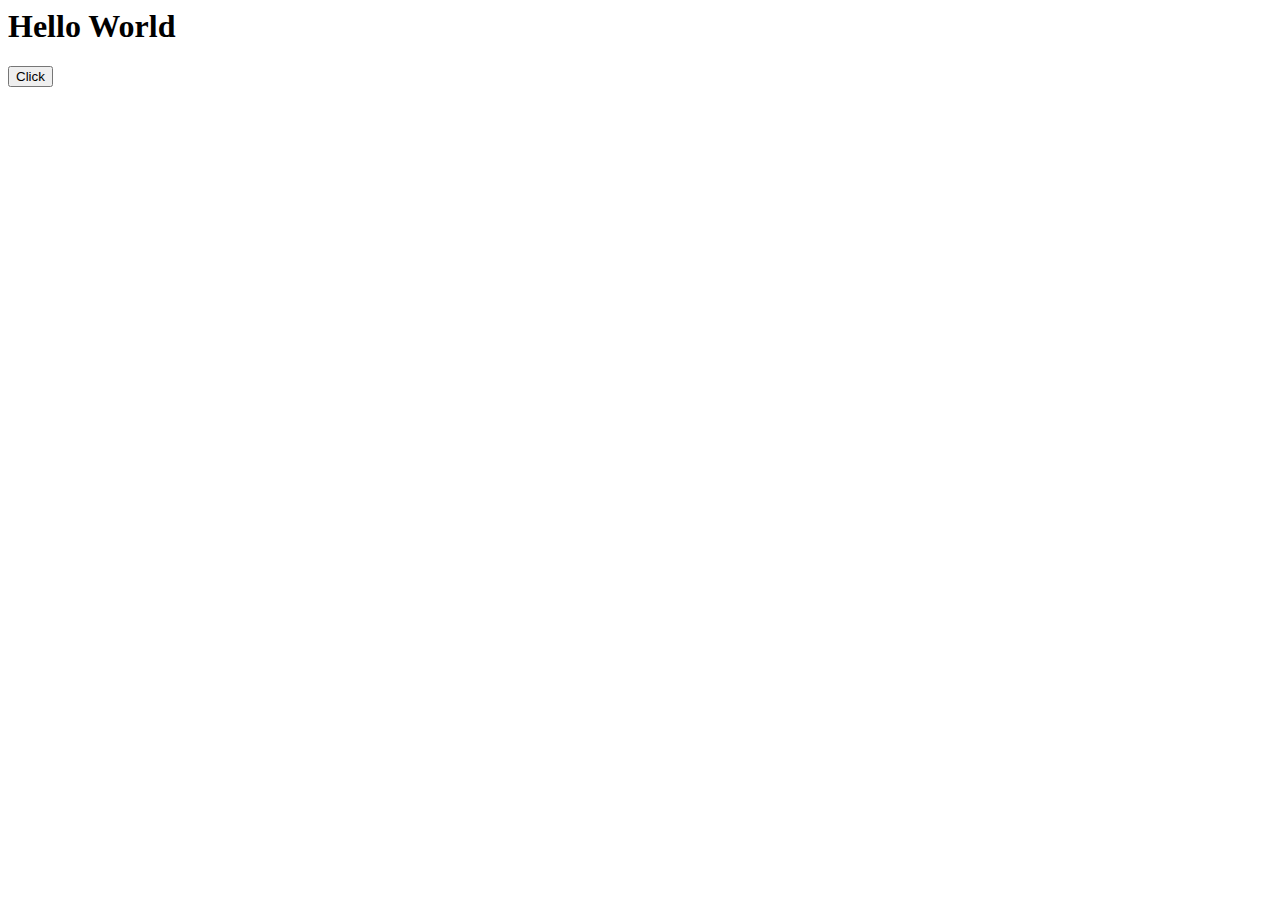
<file: practice.html>
<html>
    <head>
        <title>Practice</title>
    </head>
    <body>
        <h1 id="a">Hello World</h1>
        <button onclick="run();">Click</button>
        <script>
            function run(){
                x=document.getElementById("a");
                x.innerHTML="Welcome to JavaScript";
            }
        
        console.log("This is consol");
        </script>
    </body>
</html>
</file>
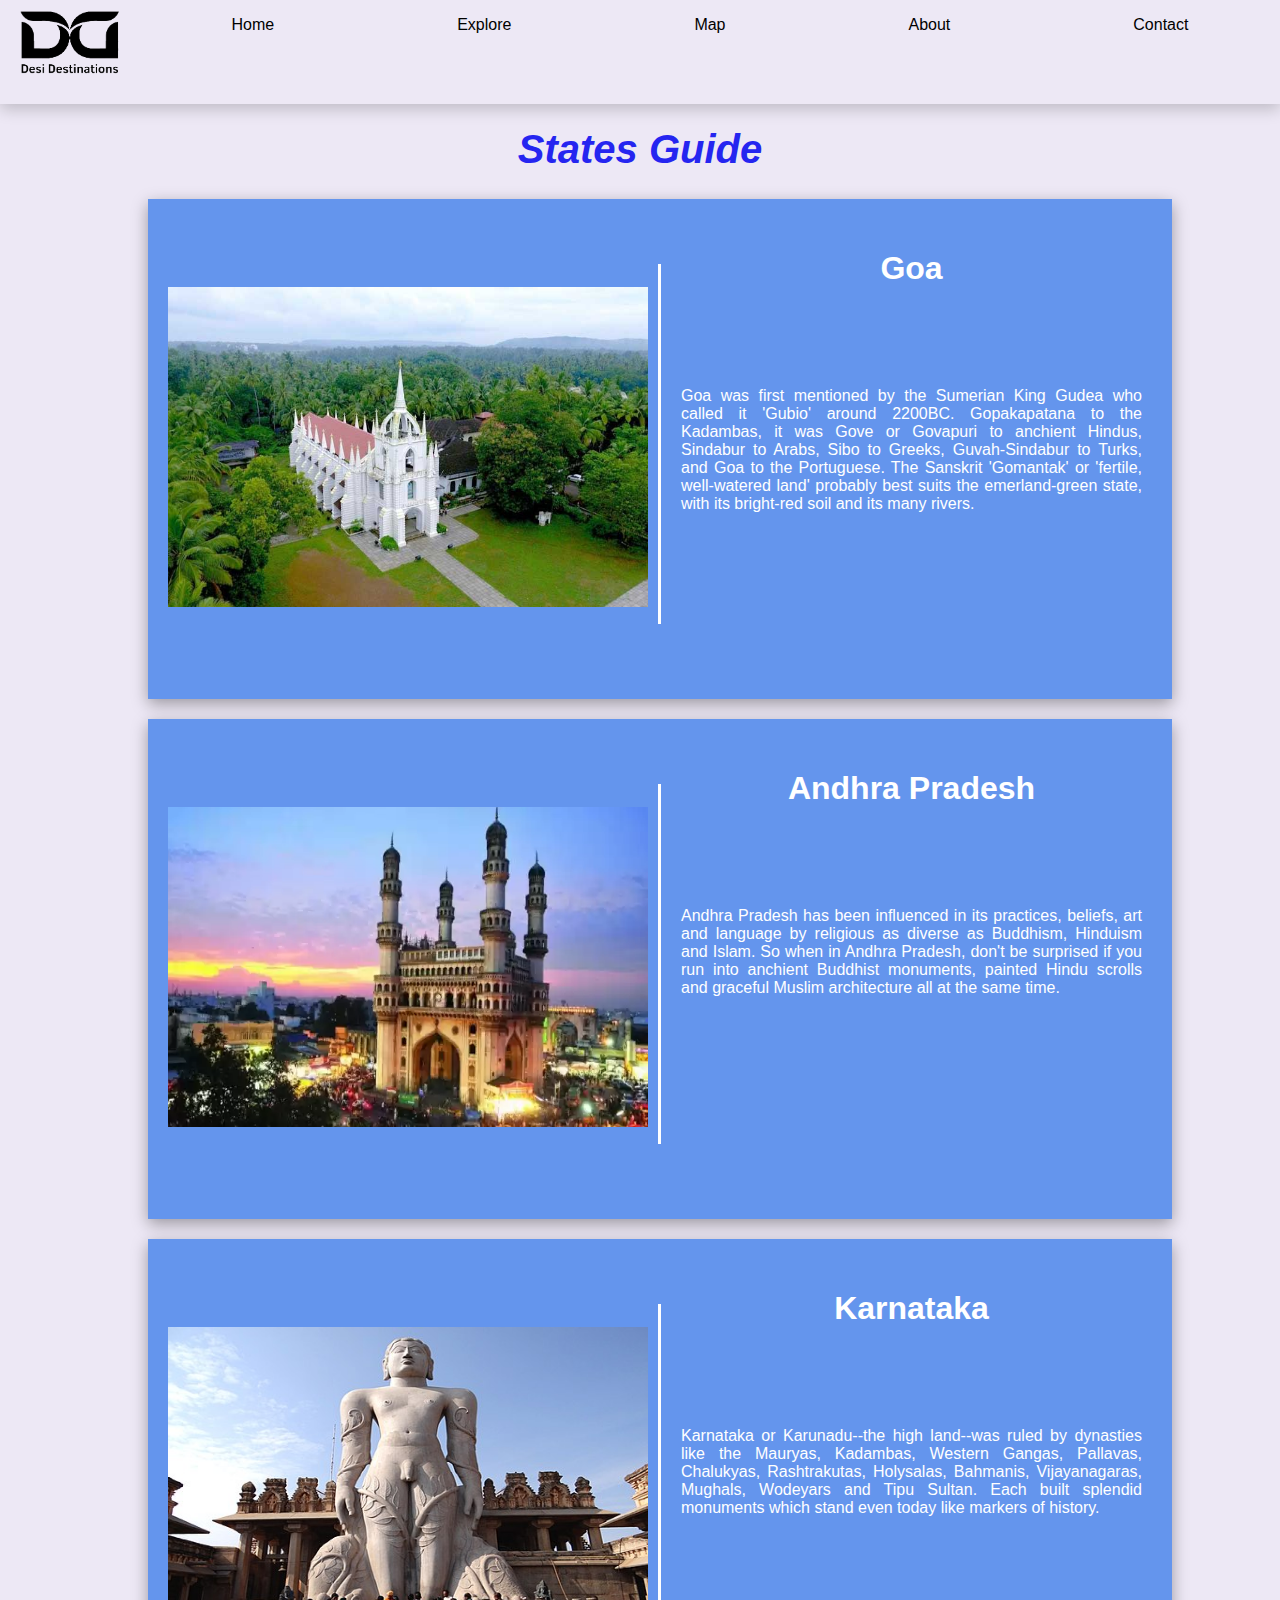
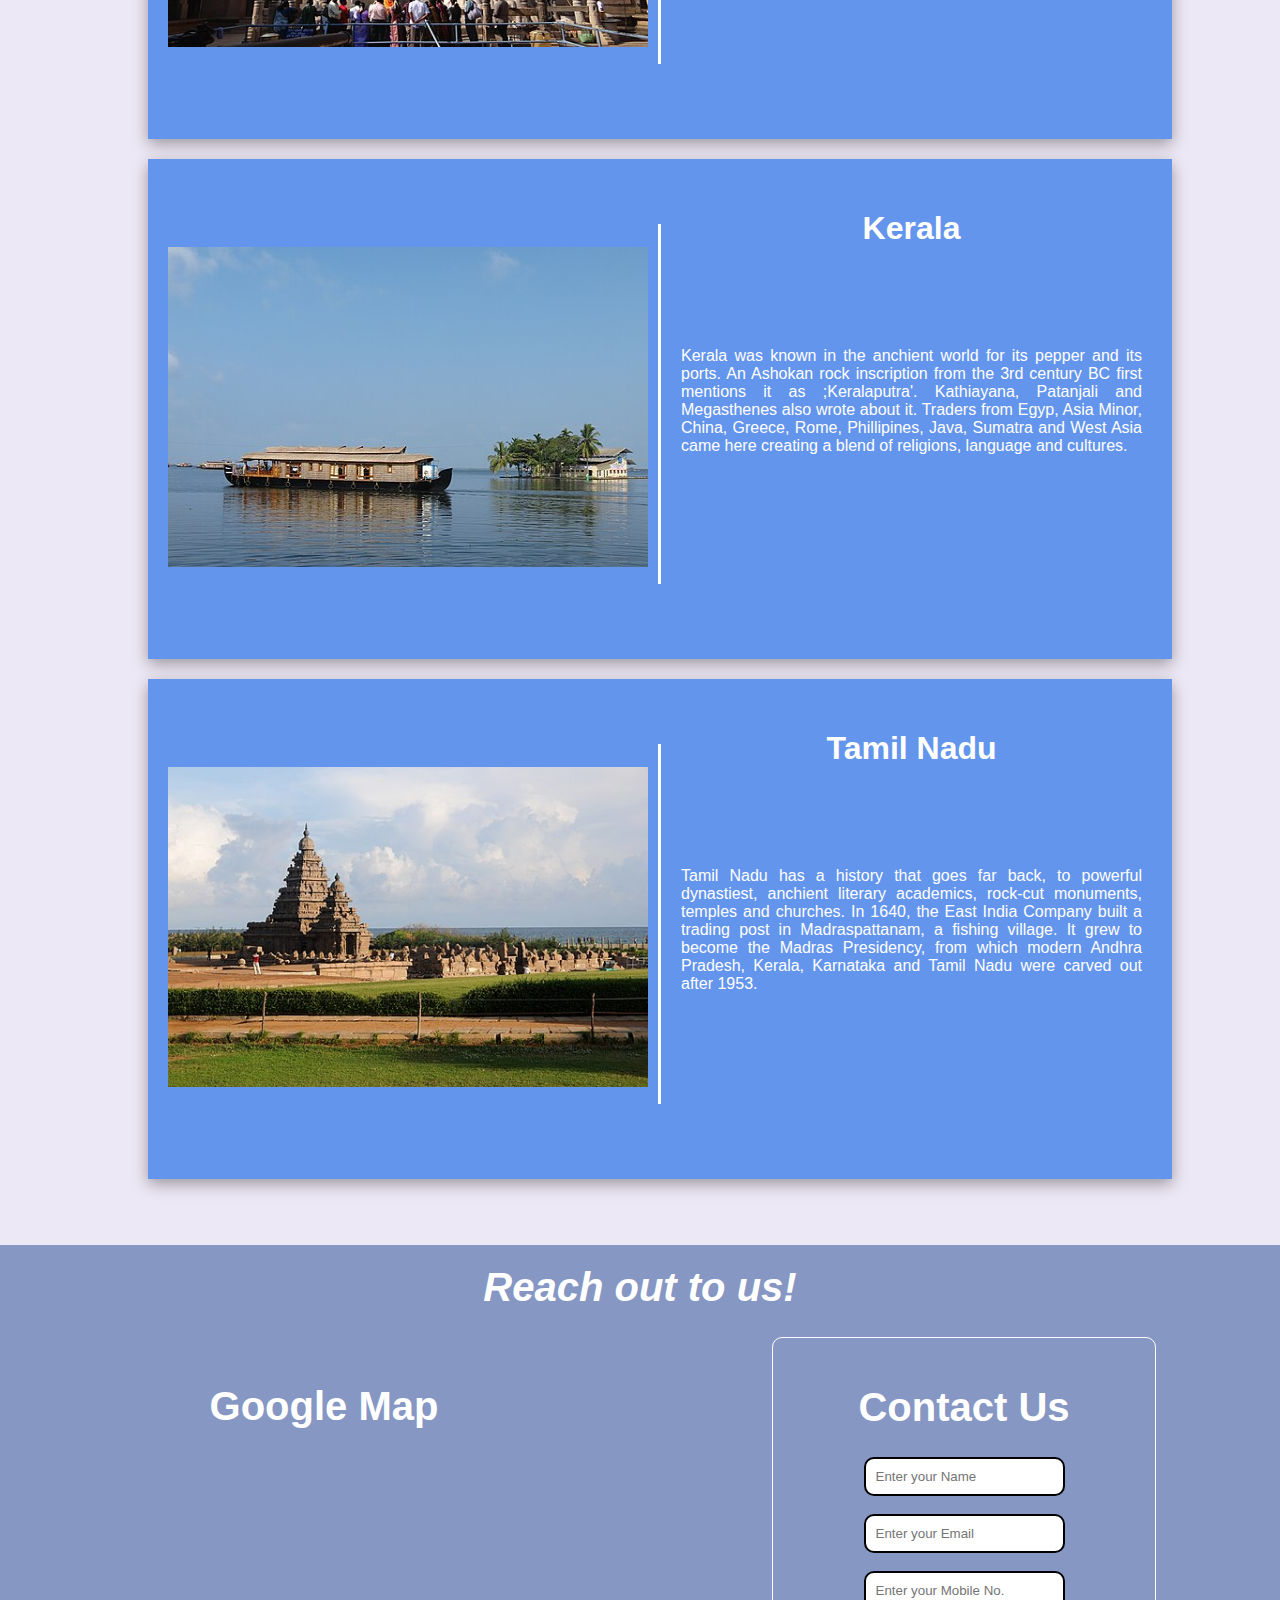
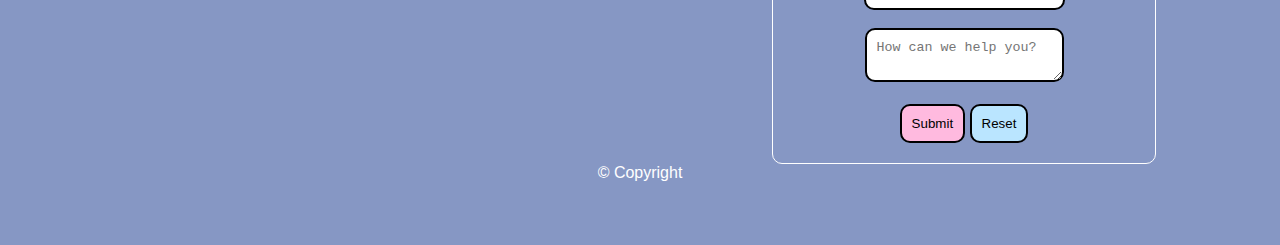
<file: south.html>
<!DOCTYPE html>
<html lang="en">
<head>
    <meta charset="UTF-8">
    <meta name="viewport" content="width=device-width, initial-scale=1.0">
    <title>South</title>
    <link rel="stylesheet" href="south.css">
    <link rel="stylesheet" href="headfoot.css">
</head>
<body>
    <div id="header">
        <div id="left">
            <a href="/index.html"><img src="DDLogo.png" height="100px" width="100px"></a>
        </div>
        <div id="right">
            <nav>
                <ul>
                    <li><a href="/index.html">Home</a></li>
                    <li><a href="#cards">Explore</a></li>
                    <li><a href="/index.html#map">Map</a></li>
                    <li><a href="/index.html#abouthere">About</a></li>
                    <li><a href="#contact">Contact</a></li>
                </ul>
            </nav>
        </div>
    </div>

    <div id="abouthere" style="padding-top: 100px;">
        <h1 style="text-align: center; font-family:Verdana, Geneva, Tahoma, sans-serif; color: rgb(37, 37, 240); font-size: 40px;"><i>States Guide</i></h1>
    </div>

    <div id="cards">
        <div id="GOA" class="cards">
            <div id="GOAleft">
                <img src="goaimg.jpg" width="480px" height="320px">
            </div>
            <div id="line2"></div>
            <div id="GOAright">
                <h1>Goa</h1>
                <p>Goa was first mentioned by the Sumerian King Gudea who called it 'Gubio' around 2200BC. Gopakapatana to the Kadambas, it was Gove or Govapuri to anchient Hindus, Sindabur to Arabs, Sibo to Greeks, Guvah-Sindabur to Turks, and Goa to the Portuguese. The Sanskrit 'Gomantak' or 'fertile, well-watered land' probably best suits the emerland-green state, with its bright-red soil and its many rivers.</p>
            </div>
        </div>
        <div id="AP" class="cards">
            <div id="APleft">
                <img src="anpimg.webp" width="480px" height="320px">
            </div>
            <div id="line2"></div>
            <div id="APright">
                <h1>Andhra Pradesh</h1>
                <p>Andhra Pradesh has been influenced in its practices, beliefs, art and language by religious as diverse as Buddhism, Hinduism and Islam. So when in Andhra Pradesh, don't be surprised if you run into anchient Buddhist monuments, painted Hindu scrolls and graceful Muslim architecture all at the same time.</p>
            </div>
        </div>
        <div id="KT" class="cards">
            <div id="KTleft">
                <img src="ktimg.jpg" width="480px" height="320px">
            </div>
            <div id="line2"></div>
            <div id="KTright">
                <h1>Karnataka</h1>
                <p>Karnataka or Karunadu--the high land--was ruled by dynasties like the Mauryas, Kadambas, Western Gangas, Pallavas, Chalukyas, Rashtrakutas, Holysalas, Bahmanis, Vijayanagaras, Mughals, Wodeyars and Tipu Sultan. Each built splendid monuments which stand even today like markers of history.</p>
            </div>
        </div>
        <div id="KL" class="cards">
            <div id="KLleft">
                <img src="klimg.JPG" width="480px" height="320px">
            </div>
            <div id="line2"></div>
            <div id="KLright">
                <h1>Kerala</h1>
                <p>Kerala was known in the anchient world for its pepper and its ports. An Ashokan rock inscription from the 3rd century BC first mentions it as ;Keralaputra'. Kathiayana, Patanjali and Megasthenes also wrote about it. Traders from Egyp, Asia Minor, China, Greece, Rome, Phillipines, Java, Sumatra and West Asia came here creating a blend of religions, language and cultures.</p>
            </div>
        </div>
        <div id="TN" class="cards">
            <div id="TNleft">
                <img src="tnimg.jpg" width="480px" height="320px">
            </div>
            <div id="line2"></div>
            <div id="TNright">
                <h1>Tamil Nadu</h1>
                <p>Tamil Nadu has a history that goes far back, to powerful dynastiest, anchient literary academics, rock-cut monuments, temples and churches. In 1640, the East India Company built a trading post in Madraspattanam, a fishing village. It grew to become the Madras Presidency, from which modern Andhra Pradesh, Kerala, Karnataka and Tamil Nadu were carved out after 1953.</p>
            </div>
        </div>
    </div>

    <footer>
        <h1 style="text-align: center; color: white; font-size: 40px; font-family:Verdana, Geneva, Tahoma, sans-serif;"><i>Reach out to us!</i></h1>
        <div id="contact">
            <div id="googlemap">
                <h1>Google Map</h1>
                <iframe src="https://www.google.com/maps/embed?pb=!1m18!1m12!1m3!1d30767581.986373134!2d60.93410596614207!3d19.72078202199744!2m3!1f0!2f0!3f0!3m2!1i1024!2i768!4f13.1!3m3!1m2!1s0x30635ff06b92b791%3A0xd78c4fa1854213a6!2sIndia!5e0!3m2!1sen!2sin!4v1716102397690!5m2!1sen!2sin" width="400" height="300" style="border:0;" allowfullscreen="" loading="lazy" referrerpolicy="no-referrer-when-downgrade"></iframe>    
            </div>
            <form action="/contact.html" method="post">
                <h1>Contact Us</h1>
                <input type="text" name="name" placeholder="Enter your Name" required><br><br>
                <input type="email" name="email" placeholder="Enter your Email" required><br><br>
                <input type="number" name="numer" placeholder="Enter your Mobile No." required><br><br>
                <textarea placeholder="How can we help you?"></textarea><br><br>
                <input type="submit" value="Submit" style="background-color: rgb(255, 186, 223);">
                <input type="reset" value="Reset" style="background-color: rgb(186, 229, 255);">
            </form>
        </div>
        <div id="copyright">
            © Copyright
        </div>
    </footer>
</body>
</html>
</file>
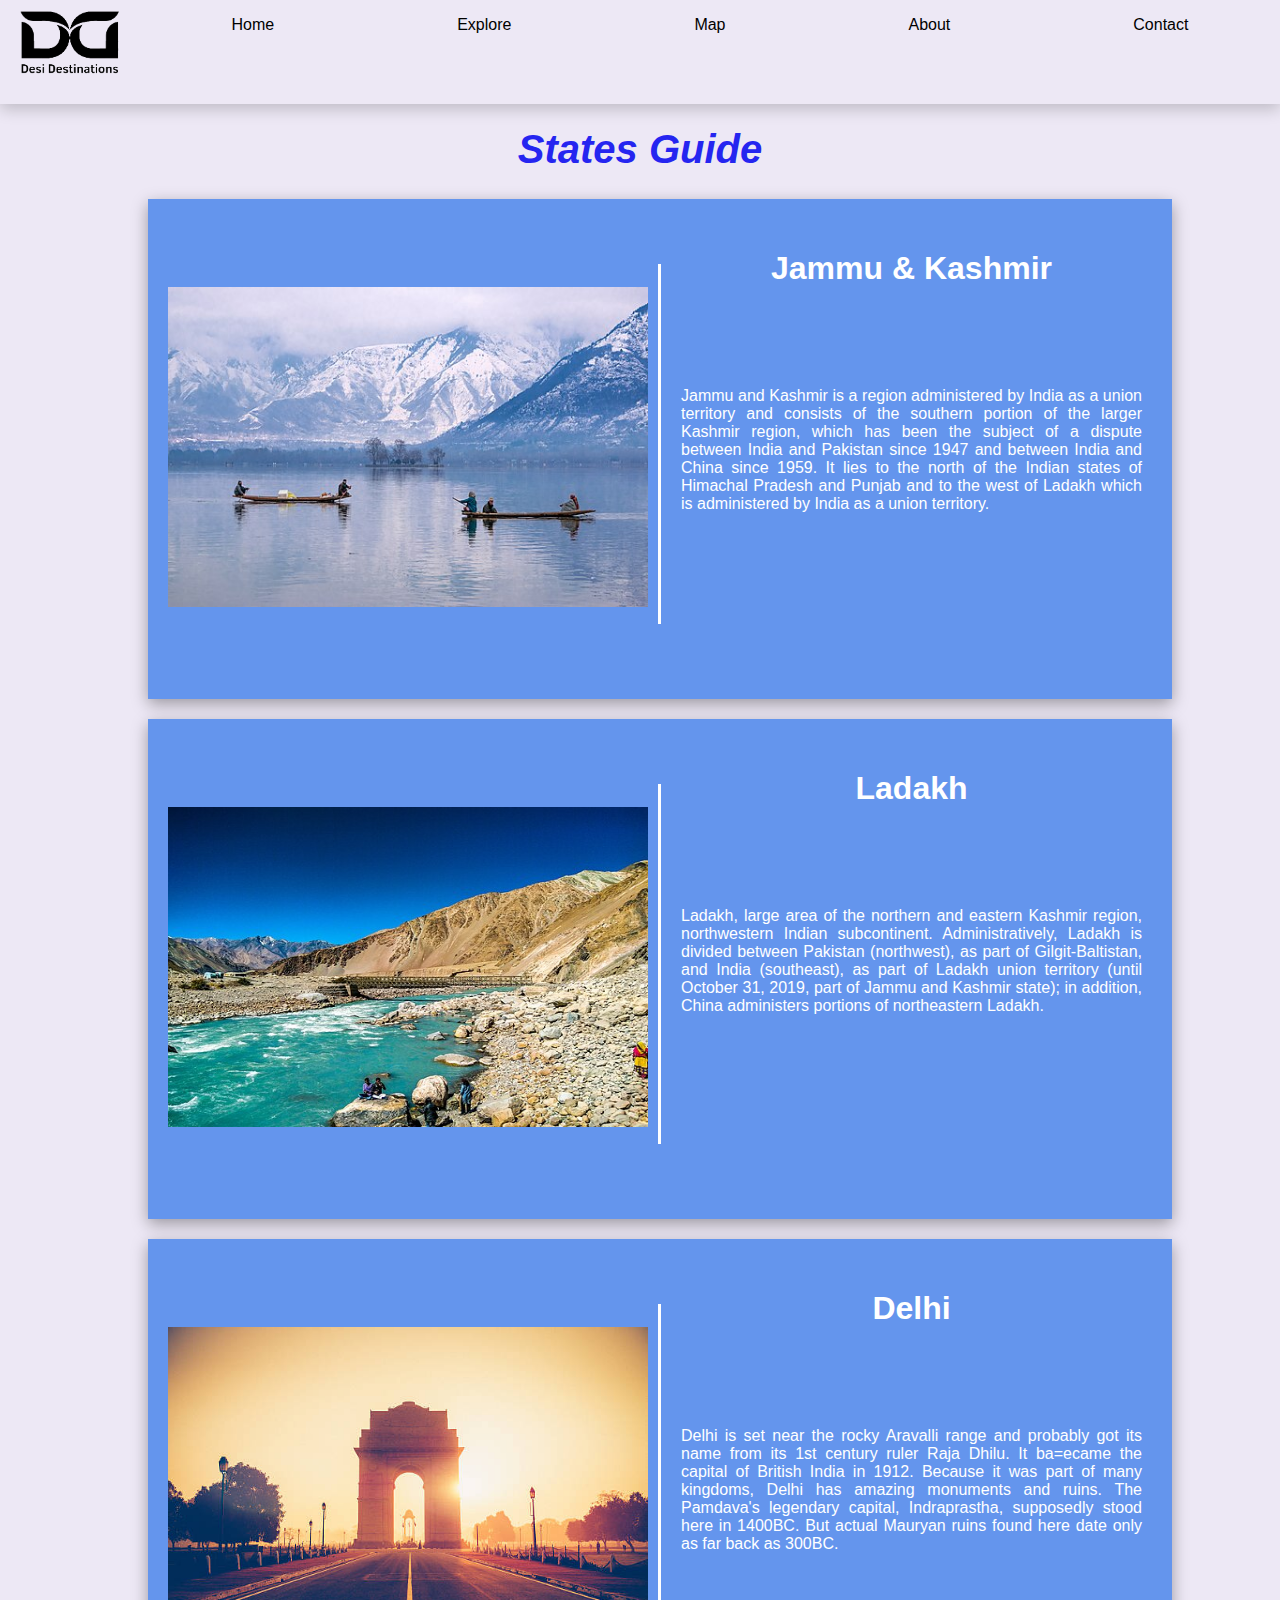
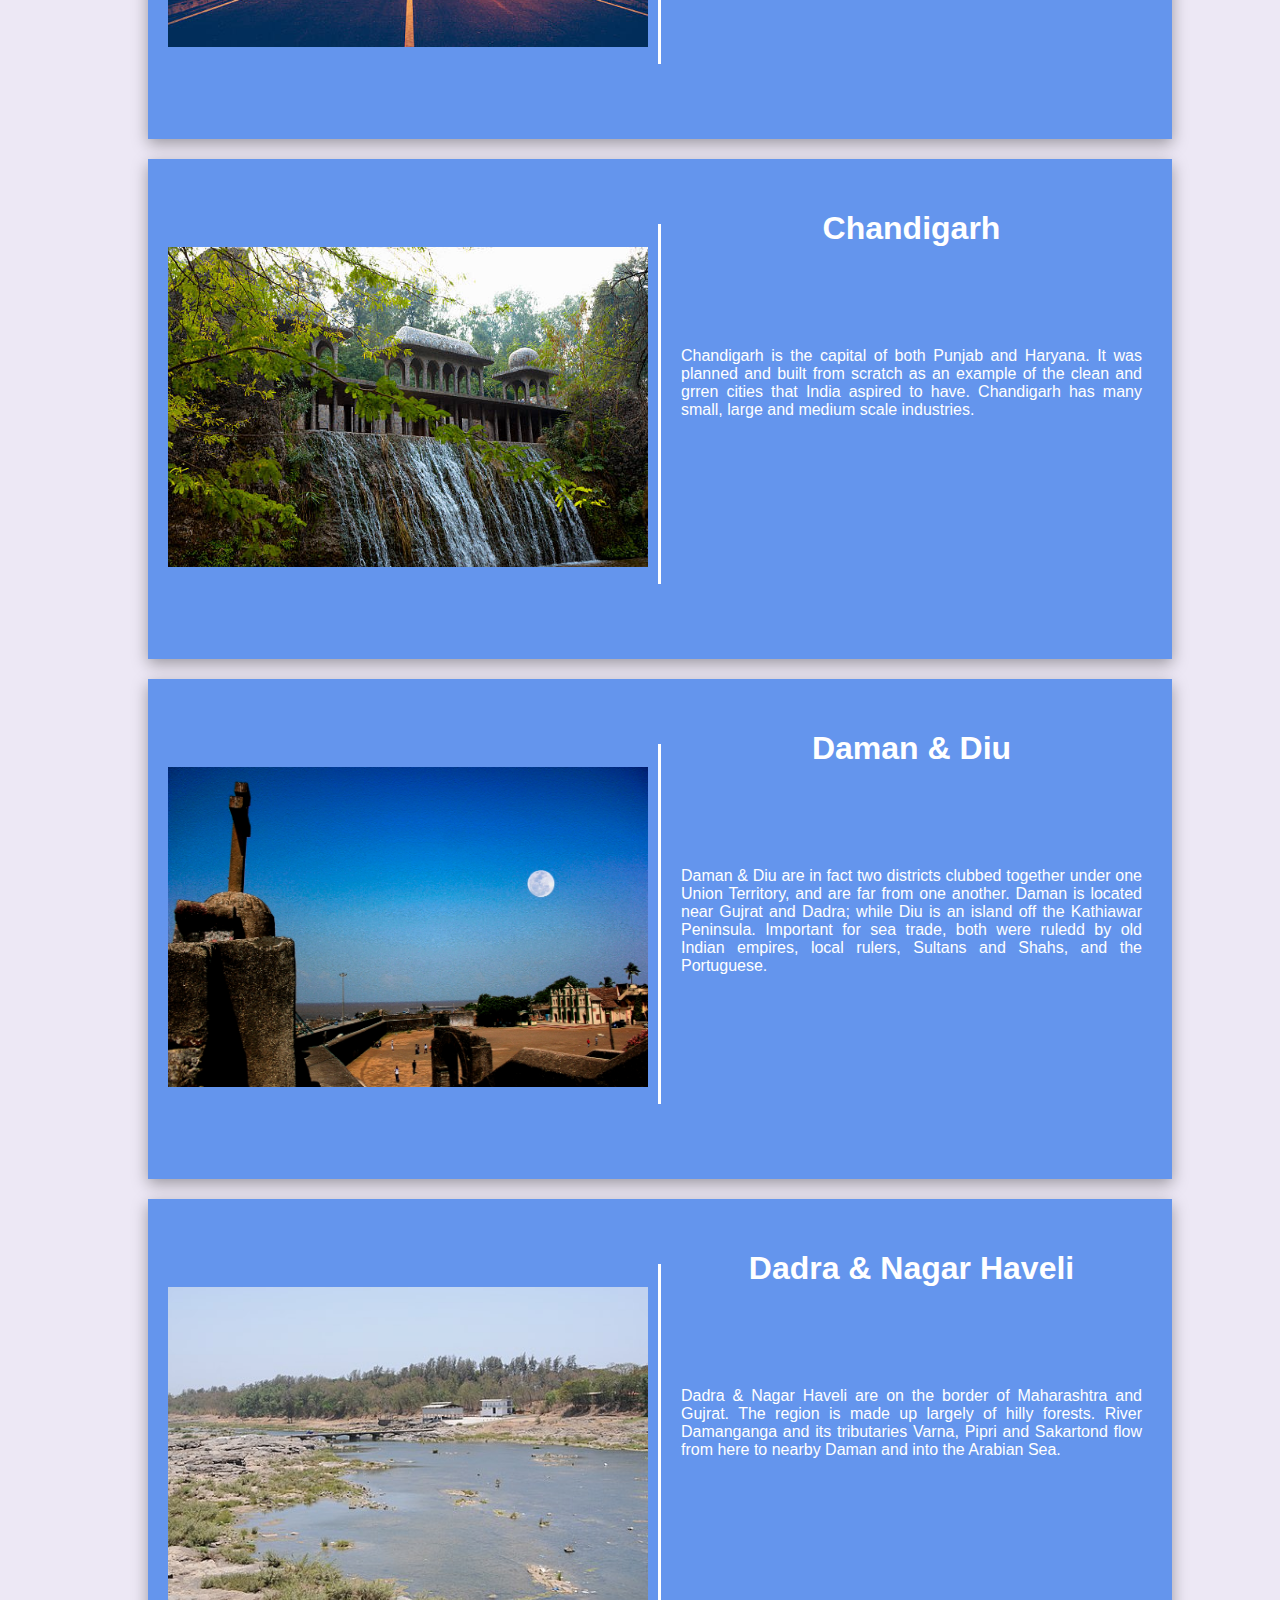
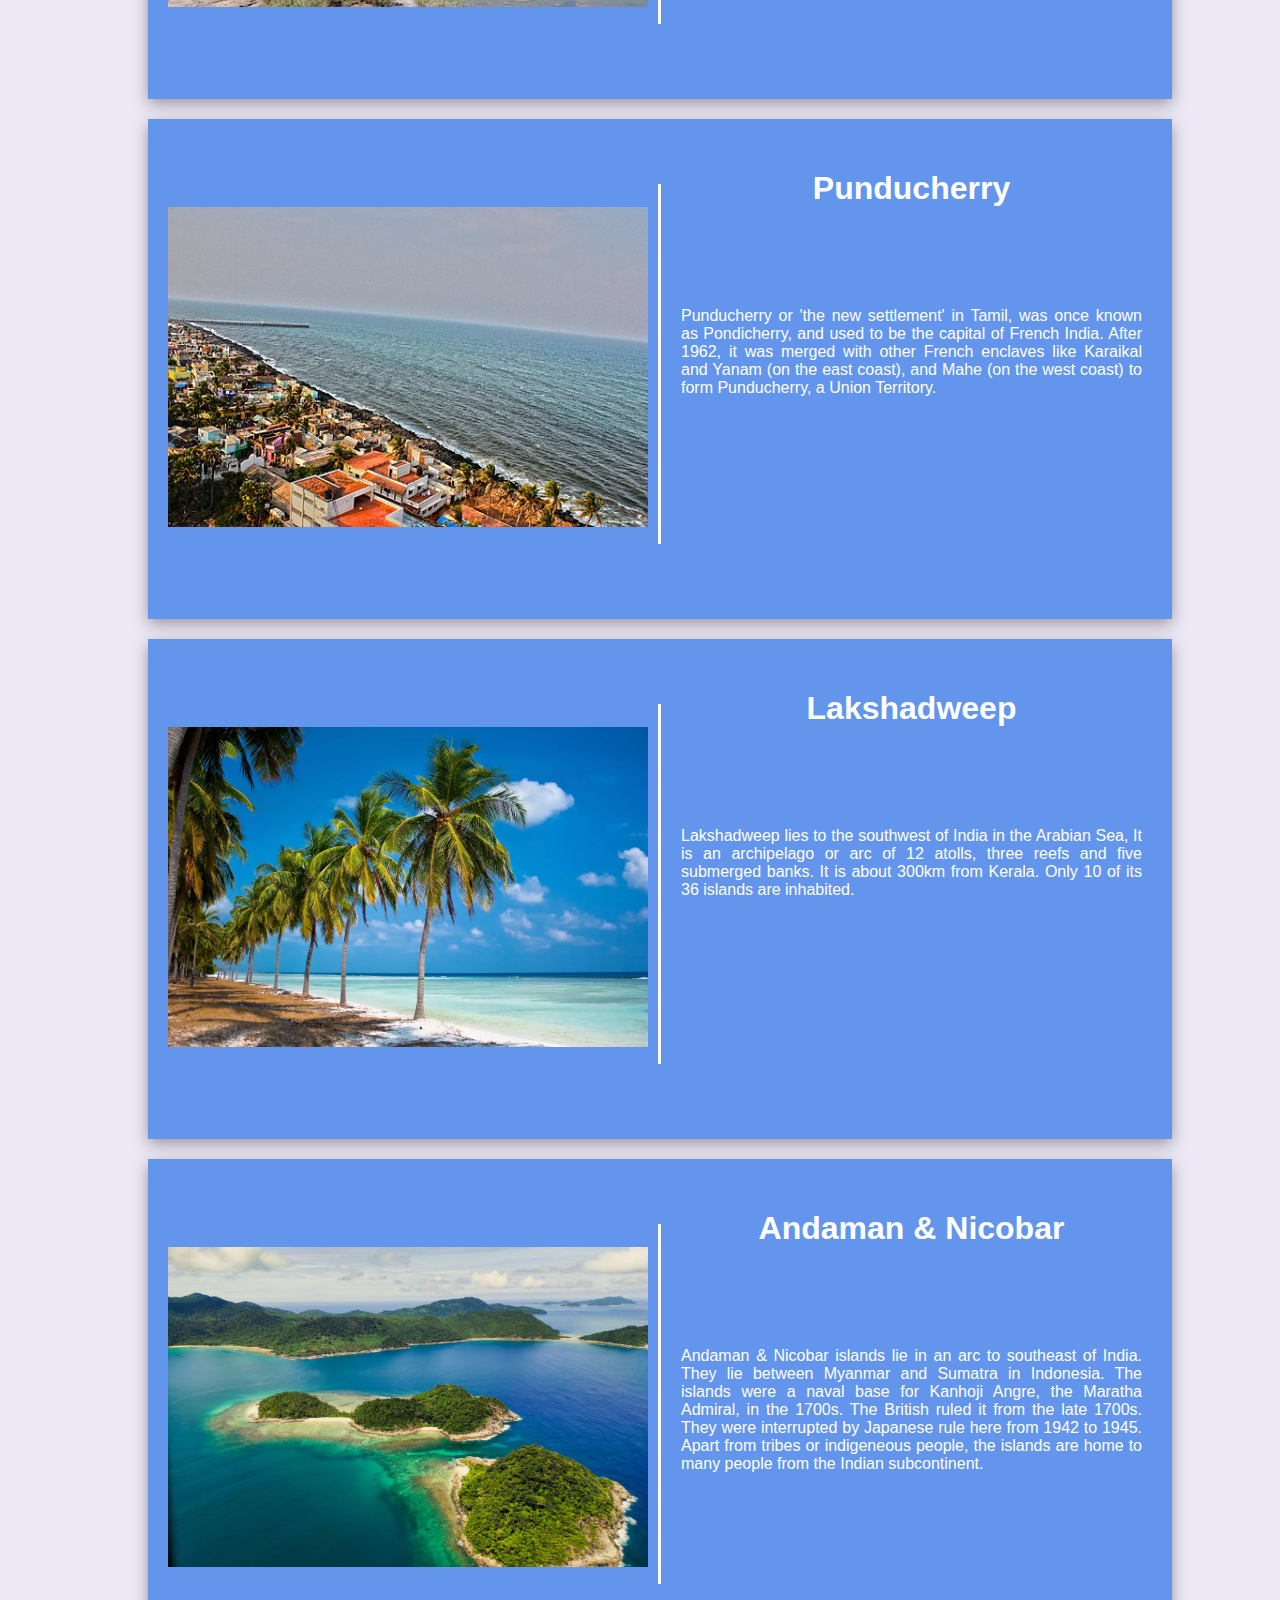
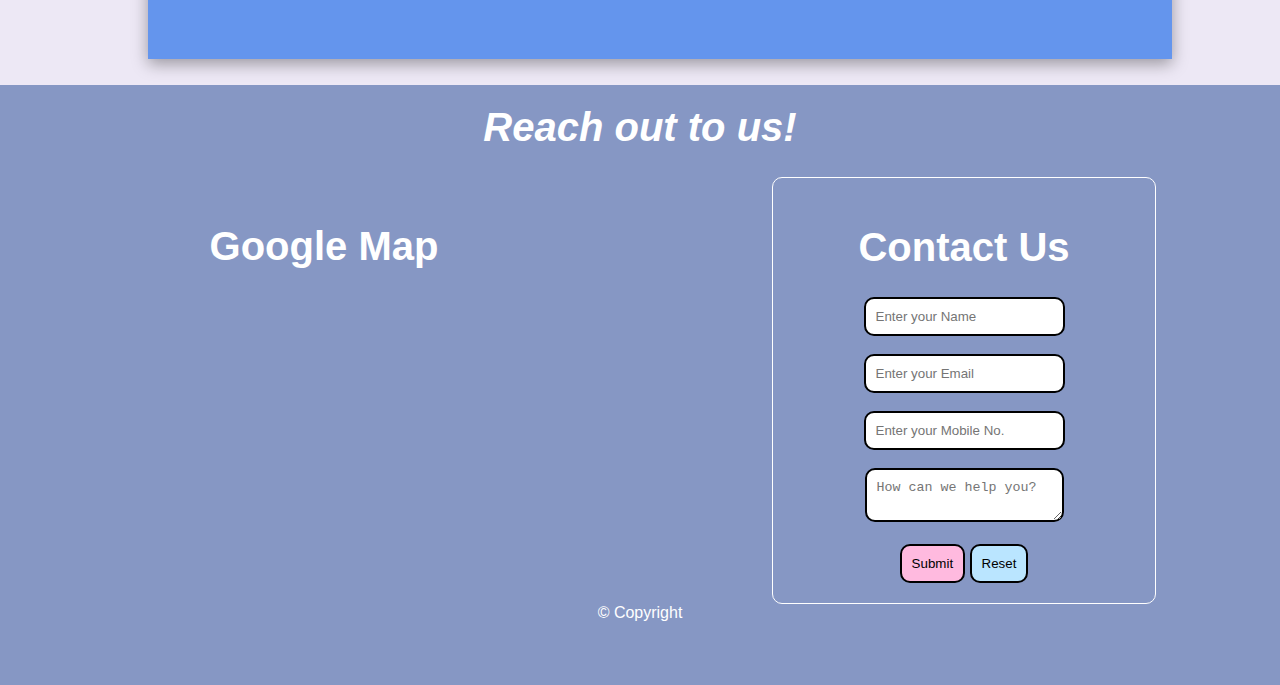
<file: ut.html>
<!DOCTYPE html>
<html lang="en">
<head>
    <meta charset="UTF-8">
    <meta name="viewport" content="width=device-width, initial-scale=1.0">
    <title>Union Territories</title>
    <link rel="stylesheet" href="ut.css">
    <link rel="stylesheet" href="headfoot.css">
</head>
<body>
    <div id="header">
        <div id="left">
            <a href="/index.html"><img src="DDLogo.png" height="100px" width="100px"></a>
        </div>
        <div id="right">
            <nav>
                <ul>
                    <li><a href="/index.html">Home</a></li>
                    <li><a href="#cards">Explore</a></li>
                    <li><a href="/index.html#map">Map</a></li>
                    <li><a href="/index.html#abouthere">About</a></li>
                    <li><a href="#contact">Contact</a></li>
                </ul>
            </nav>
        </div>
    </div>

    <div id="abouthere" style="padding-top: 100px;">
        <h1 style="text-align: center; font-family:Verdana, Geneva, Tahoma, sans-serif; color: rgb(37, 37, 240); font-size: 40px;"><i>States Guide</i></h1>
    </div>

    <div id="cards">
        <div id="JK" class="cards">
            <div id="JKleft">
                <img src="j&kimg.jpg" width="480px" height="320px">
            </div>
            <div id="line2"></div>
            <div id="JKright">
                <h1>Jammu & Kashmir</h1>
                <p>Jammu and Kashmir is a region administered by India as a union territory and consists of the southern portion of the larger Kashmir region, which has been the subject of a dispute between India and Pakistan since 1947 and between India and China since 1959. It lies to the north of the Indian states of Himachal Pradesh and Punjab and to the west of Ladakh which is administered by India as a union territory.</p>
            </div>
        </div>
        <div id="LD" class="cards">
            <div id="LDleft">
                <img src="ldimg.jpg" width="480px" height="320px">
            </div>
            <div id="line2"></div>
            <div id="LDright">
                <h1>Ladakh</h1>
                <p>Ladakh, large area of the northern and eastern Kashmir region, northwestern Indian subcontinent. Administratively, Ladakh is divided between Pakistan (northwest), as part of Gilgit-Baltistan, and India (southeast), as part of Ladakh union territory (until October 31, 2019, part of Jammu and Kashmir state); in addition, China administers portions of northeastern Ladakh.</p>
            </div>
        </div>
        <div id="DL" class="cards">
            <div id="DLleft">
                <img src="dlimg.jpg" width="480px" height="320px">
            </div>
            <div id="line2"></div>
            <div id="DLright">
                <h1>Delhi</h1>
                <p>Delhi is set near the rocky Aravalli range and probably got its name from its 1st century ruler Raja Dhilu. It ba=ecame the capital of British India in 1912. Because it was part of many kingdoms, Delhi has amazing monuments and ruins. The Pamdava's legendary capital, Indraprastha, supposedly stood here in 1400BC. But actual Mauryan ruins found here date only as far back as 300BC.</p>
            </div>
        </div>
        <div id="CG" class="cards">
            <div id="CGleft">
                <img src="cgimg.jpg" width="480px" height="320px">
            </div>
            <div id="line2"></div>
            <div id="CGright">
                <h1>Chandigarh</h1>
                <p>Chandigarh is the capital of both Punjab and Haryana. It was planned and built from scratch as an example of the clean and grren cities that India aspired to have. Chandigarh has many small, large and medium scale industries.</p>
            </div>
        </div>
        <div id="DD" class="cards">
            <div id="DDleft">
                <img src="ddimg.jpg" width="480px" height="320px">
            </div>
            <div id="line2"></div>
            <div id="DDright">
                <h1>Daman & Diu</h1>
                <p>Daman & Diu are in fact two districts clubbed together under one Union Territory, and are far from one another. Daman is located near Gujrat and Dadra; while Diu is an island off the Kathiawar Peninsula. Important for sea trade, both were ruledd by old Indian empires, local rulers, Sultans and Shahs, and the Portuguese.</p>
            </div>
        </div>
        <div id="DN" class="cards">
            <div id="DNleft">
                <img src="dnimg.jpg" width="480px" height="320px">
            </div>
            <div id="line2"></div>
            <div id="DNright">
                <h1>Dadra & Nagar Haveli</h1>
                <p>Dadra & Nagar Haveli are on the border of Maharashtra and Gujrat. The region is made up largely of hilly forests. River Damanganga and its tributaries Varna, Pipri and Sakartond flow from here to nearby Daman and into the Arabian Sea.</p>
            </div>
        </div>
        <div id="PD" class="cards">
            <div id="PDleft">
                <img src="pdimg.jpg" width="480px" height="320px">
            </div>
            <div id="line2"></div>
            <div id="PDright">
                <h1>Punducherry</h1>
                <p>Punducherry or 'the new settlement' in Tamil, was once known as Pondicherry, and used to be the capital of French India. After 1962, it was merged with other French enclaves like Karaikal and Yanam (on the east coast), and Mahe (on the west coast) to form Punducherry, a Union Territory.</p>
            </div>
        </div>
        <div id="LK" class="cards">
            <div id="LKleft">
                <img src="lkimg.cms" width="480px" height="320px">
            </div>
            <div id="line2"></div>
            <div id="LKright">
                <h1>Lakshadweep</h1>
                <p>Lakshadweep lies to the southwest of India in the Arabian Sea, It is an archipelago or arc of 12 atolls, three reefs and five submerged banks. It is about 300km from Kerala. Only 10 of its 36 islands are inhabited.</p>
            </div>
        </div>
        <div id="AN" class="cards">
            <div id="ANleft">
                <img src="a&nimg.jpg" width="480px" height="320px">
            </div>
            <div id="line2"></div>
            <div id="ANright">
                <h1>Andaman & Nicobar</h1>
                <p>Andaman & Nicobar islands lie in an arc to southeast of India. They lie between Myanmar and Sumatra in Indonesia. The islands were a naval base for Kanhoji Angre, the Maratha Admiral, in the 1700s. The British ruled it from the late 1700s. They were interrupted by Japanese rule here from 1942 to 1945. Apart from tribes or indigeneous people, the islands are home to many people from the Indian subcontinent.</p>
            </div>
        </div>
    </div>

    <footer>
        <h1 style="text-align: center; color: white; font-size: 40px; font-family:Verdana, Geneva, Tahoma, sans-serif;"><i>Reach out to us!</i></h1>
        <div id="contact">
            <div id="googlemap">
                <h1>Google Map</h1>
                <iframe src="https://www.google.com/maps/embed?pb=!1m18!1m12!1m3!1d30767581.986373134!2d60.93410596614207!3d19.72078202199744!2m3!1f0!2f0!3f0!3m2!1i1024!2i768!4f13.1!3m3!1m2!1s0x30635ff06b92b791%3A0xd78c4fa1854213a6!2sIndia!5e0!3m2!1sen!2sin!4v1716102397690!5m2!1sen!2sin" width="400" height="300" style="border:0;" allowfullscreen="" loading="lazy" referrerpolicy="no-referrer-when-downgrade"></iframe>    
            </div>
            <form action="/contact.html" method="post">
                <h1>Contact Us</h1>
                <input type="text" name="name" placeholder="Enter your Name" required><br><br>
                <input type="email" name="email" placeholder="Enter your Email" required><br><br>
                <input type="number" name="numer" placeholder="Enter your Mobile No." required><br><br>
                <textarea placeholder="How can we help you?"></textarea><br><br>
                <input type="submit" value="Submit" style="background-color: rgb(255, 186, 223);">
                <input type="reset" value="Reset" style="background-color: rgb(186, 229, 255);">
            </form>
        </div>
        <div id="copyright">
            © Copyright
        </div>
    </footer>
</body>
</html>
</file>
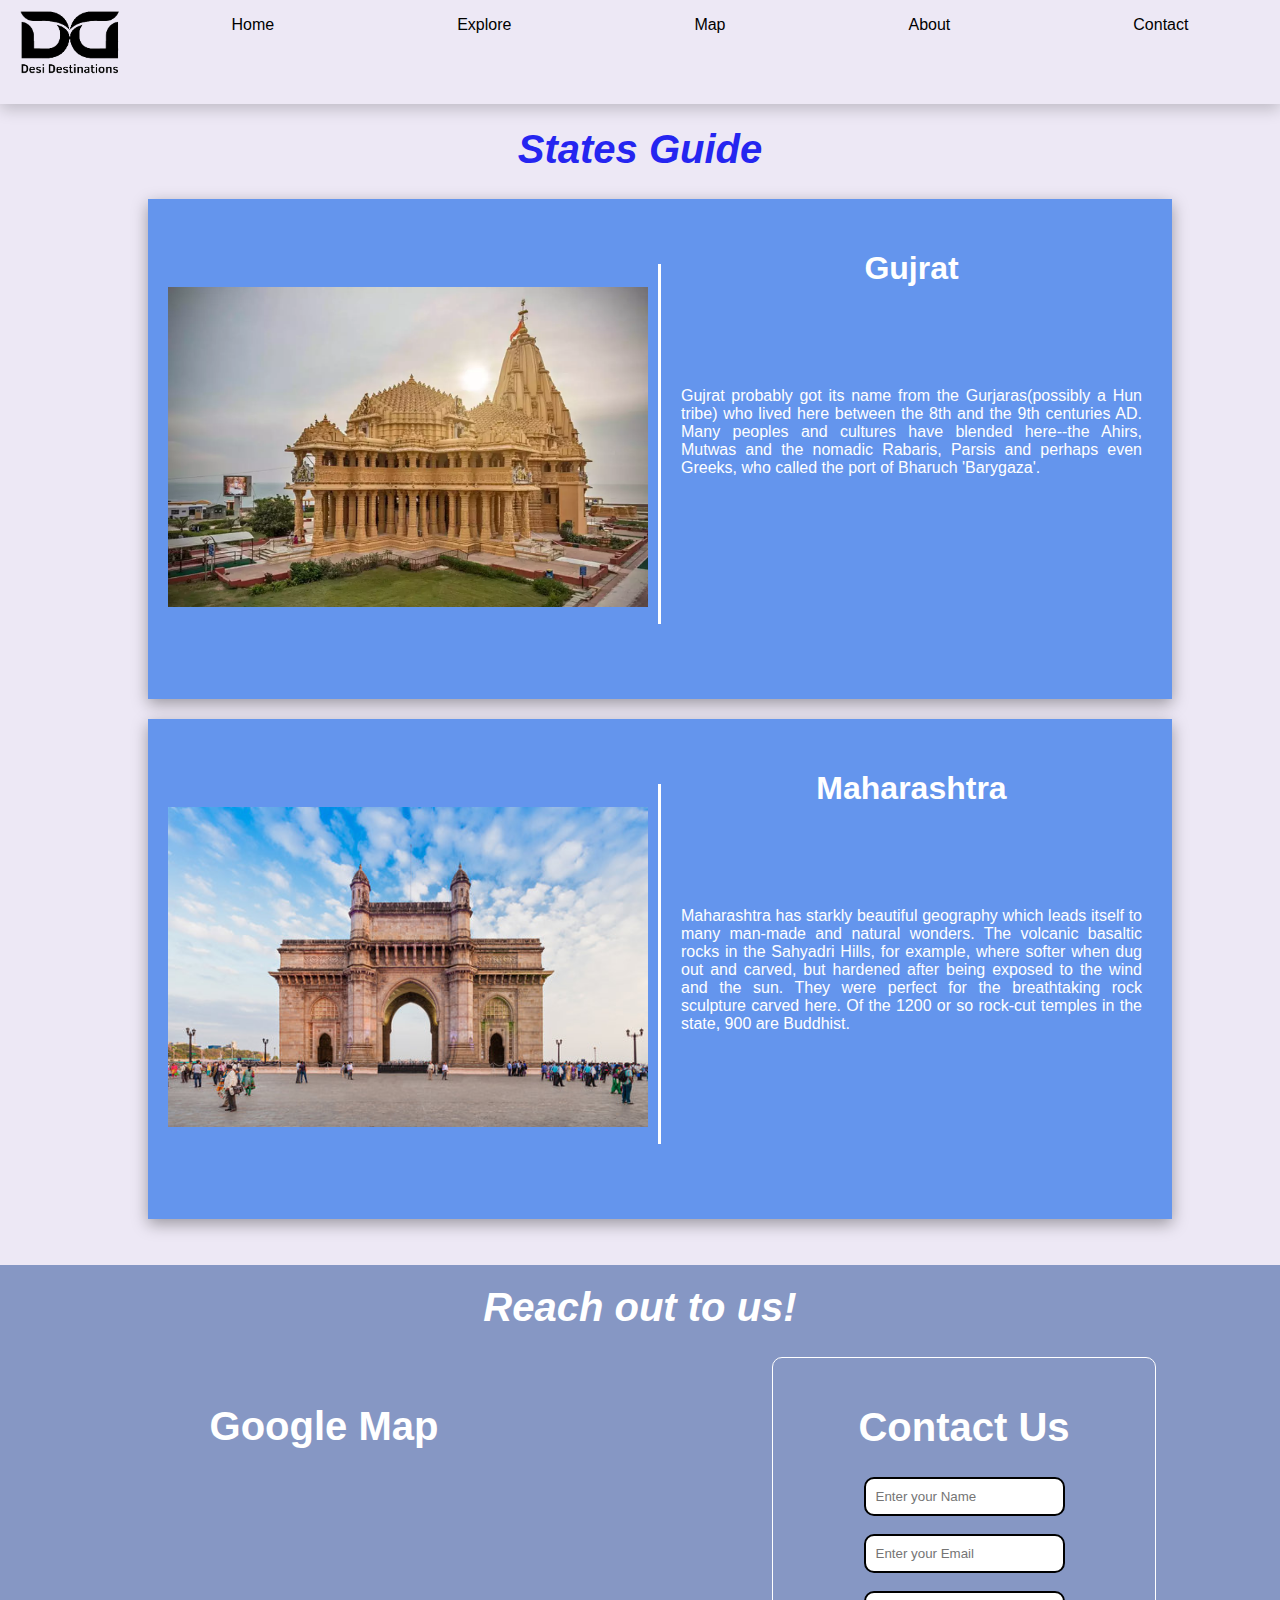
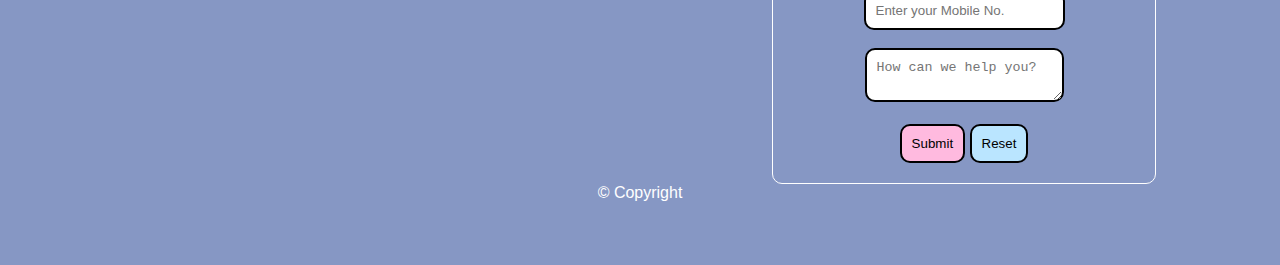
<file: west.html>
<!DOCTYPE html>
<html lang="en">
<head>
    <meta charset="UTF-8">
    <meta name="viewport" content="width=device-width, initial-scale=1.0">
    <title>West</title>
    <link rel="stylesheet" href="west.css">
    <link rel="stylesheet" href="headfoot.css">
</head>
<body>
    <div id="header">
        <div id="left">
            <a href="/index.html"><img src="DDLogo.png" height="100px" width="100px"></a>
        </div>
        <div id="right">
            <nav>
                <ul>
                    <li><a href="/index.html">Home</a></li>
                    <li><a href="#cards">Explore</a></li>
                    <li><a href="/index.html#map">Map</a></li>
                    <li><a href="/index.html#abouthere">About</a></li>
                    <li><a href="#contact">Contact</a></li>
                </ul>
            </nav>
        </div>
    </div>

    <div id="abouthere" style="padding-top: 100px;">
        <h1 style="text-align: center; font-family:Verdana, Geneva, Tahoma, sans-serif; color: rgb(37, 37, 240); font-size: 40px;"><i>States Guide</i></h1>
    </div>

    <div id="cards">
        <div id="GJ" class="cards">
            <div id="GJleft">
                <img src="gjimg.webp" width="480px" height="320px">
            </div>
            <div id="line2"></div>
            <div id="GJright">
                <h1>Gujrat</h1>
                <p>Gujrat probably got its name from the Gurjaras(possibly a Hun tribe) who lived here between the 8th and the 9th centuries AD. Many peoples and cultures have blended here--the Ahirs, Mutwas and the nomadic Rabaris, Parsis and perhaps even Greeks, who called the port of Bharuch 'Barygaza'.</p>
            </div>
        </div>
        <div id="MH" class="cards">
            <div id="MHleft">
                <img src="mhimg.jpg" width="480px" height="320px">
            </div>
            <div id="line2"></div>
            <div id="MHright">
                <h1>Maharashtra</h1>
                <p>Maharashtra has starkly beautiful geography which leads itself to many man-made and natural wonders. The volcanic basaltic rocks in the Sahyadri Hills, for example, where softer when dug out and carved, but hardened after being exposed to the wind and the sun. They were perfect for the breathtaking rock sculpture carved here. Of the 1200 or so rock-cut temples in the state, 900 are Buddhist.</p>
            </div>
        </div>
    </div>
    <footer>
        <h1 style="text-align: center; color: white; font-size: 40px; font-family:Verdana, Geneva, Tahoma, sans-serif;"><i>Reach out to us!</i></h1>
        <div id="contact">
            <div id="googlemap">
                <h1>Google Map</h1>
                <iframe src="https://www.google.com/maps/embed?pb=!1m18!1m12!1m3!1d30767581.986373134!2d60.93410596614207!3d19.72078202199744!2m3!1f0!2f0!3f0!3m2!1i1024!2i768!4f13.1!3m3!1m2!1s0x30635ff06b92b791%3A0xd78c4fa1854213a6!2sIndia!5e0!3m2!1sen!2sin!4v1716102397690!5m2!1sen!2sin" width="400" height="300" style="border:0;" allowfullscreen="" loading="lazy" referrerpolicy="no-referrer-when-downgrade"></iframe>    
            </div>
            <form action="/contact.html" method="post">
                <h1>Contact Us</h1>
                <input type="text" name="name" placeholder="Enter your Name" required><br><br>
                <input type="email" name="email" placeholder="Enter your Email" required><br><br>
                <input type="number" name="numer" placeholder="Enter your Mobile No." required><br><br>
                <textarea placeholder="How can we help you?"></textarea><br><br>
                <input type="submit" value="Submit" style="background-color: rgb(255, 186, 223);">
                <input type="reset" value="Reset" style="background-color: rgb(186, 229, 255);">
            </form>
        </div>
        <div id="copyright">
            © Copyright
        </div>
    </footer>
</body>
</html>
</file>
<file: style.css>
.backgroundImage {
   background-image: url("wallpaper.jpg");
   filter: blur(1px);
   height: 100%;
   background-position: center;
   background-repeat: no-repeat;
   background-size: cover;
} 
.transparentText {
   background-color: rgba(0, 0, 0, 0.4);
   color: white;
   border: 3px solid #f1f1f1;
   position: absolute;
   top: 40%;
   left: 25%;
   width: 50%;
   padding: 20px;
   text-align: center;
}
.cards{
   height: 400px;
   width: 20%;
   background-color: rgb(248, 200, 98);
   border-radius: 20px;
   float: left;
   margin: 20px;
   padding: 10px;
   color:azure;
   box-shadow: rgba(0, 0, 0, 0.35) 0px 5px 15px;
   transition: .3s ease;
}
.cards:hover{
   transform: scale(1.05);
}
#cards{
   height: 1000px;
   width: 100%;
   text-align: center;
   align-content: center;
   position: relative;
}
#card1{
   background-image: url("northimg.jpg");
   background-size: cover;
}
#card2{
   background-image: url("eastimg.jpg");
   background-size: cover;
   background-position: center;
}
#card3{
   background-image: url("northeastimg.jpg");
   background-size: cover;
   background-position: center;
}
#card4{
   background-image: url("centralimg.webp");
   background-size: cover;
}
#card5{
   background-image: url("westimg.jpg");
   background-size: cover;
   background-position: center;
}
#card6{
   background-image: url("southimg.jpg");
   background-size: cover;
   background-position: center;
}
#card7{
   background-image: url("utimg.avif");
   background-size: cover;
   background-position: center;
}
#line1 {
   height: 3px;
   width: 500px;
   background-color: coral;
   position: relative;
   left: 30%;
 }
#map{
   text-align: center;
   padding: 10px;
}
#about{
   height: 600px;
}
#about p{
   text-align: justify;
   box-shadow: rgba(0, 0, 0, 0.2) 0px 5px 15px;
}
#p1{
   left: 5%;
   width: 55%;
   position: relative;
   align-content: center;
   background-color:cyan;
   color: black;
   padding: 10px;
   margin: 20px;
}
#p2{
   left: 35%;
   width: 55%;
   position: relative;
   align-content: center;
   background-color:cyan;
   color: black;
   padding: 10px;
   margin: 20px;
}
#about i{
   font-size: 23px;
   color: rgb(253, 132, 87);
}
</file>
<file: headfoot.css>
body,html {
    height: 100vh;
    margin: 0;
    font-family: "Segoe UI", Tahoma, Geneva, Verdana, sans-serif;
}
*{
   box-sizing: border-box;
}
#header{
   width: 100%;
   position: relative;
   z-index: 1;
   float: left;
   display: flex;
}
#right{
   width: 100%;
}
#left{
   position: relative;
   left: 20px;
   top: 10px;
}
ul{
   display: flex;
   justify-content: space-around;
}
li{
   list-style: none;
   transition: .1s ease;
}
li:hover{
   transform: scale(1.1);
}
li a{
   text-decoration: none;
   color: black;
   padding: 5px;
}
#line1 {
   height: 3px;
   width: 500px;
   background-color: coral;
   position: relative;
   left: 30%;
}
#line2 {
   height: 360px;
   width: 3px;
   background-color: white;
   position: relative;
   margin-top: 55px;
}
footer{
   background-color: #8697c4;
   height: 600px;
}
footer h1{
   text-align: center; 
   color: white; 
   font-size: 40px; 
   font-family:Verdana, Geneva, Tahoma, sans-serif;
   padding-top: 20px;
}
#contact{
   display: flex;
   justify-content: space-around;
}
#googlemap{
   color: white;
}
form{
   color: white;
   border: 1px solid white;
   border-radius: 10px;
   width: 30%;
   text-align: center;
   padding: 20px;
   padding-top: 0px;
   position: relative;
}
input,textarea{
   padding: 10px;
   border-radius: 10px;
   border: 2px solid black;
}
#copyright{
   text-align: center;
   color: white;
}
</file>
<file: central.css>
#header{
   box-shadow: rgba(0, 0, 0, 0.2) 0px 5px 15px;
   background-color: #ede8f5;
}
body{
   background-color: #ede8f5;
}
#cards{
   position: relative;
   height: 1040px;
}
.cards{
   height: 500px;
   width: 80%;
   background-color:cornflowerblue;
   left: 10%;
   position: relative;
   box-shadow: rgba(0, 0, 0, 0.35) 0px 5px 15px;
   padding: 10px;
   align-content: center;
   margin: 20px;
   transition: .3s ease;
   color: white;
}
.cards:hover{
   transform: scale(1.01);
}
#MP{
   display: flex;
   justify-content: space-around;
   text-align: center;
}
#MPleft{
   height: 460px;
   width: 50%;
   align-content: center;
   position: relative;
   margin: 10px;
}
#MPright{
   height: 460px;
   width: 50%;
   position: relative;
   margin: 10px;
   padding: 10px;
}
#MPright p{
   margin-top: 100px;
   text-align: justify;
}
#CH{
   display: flex;
   justify-content: space-around;
   text-align: center;
}
#CHleft{
   height: 460px;
   width: 50%;
   align-content: center;
   position: relative;
   margin: 10px;
}
#CHright{
   height: 460px;
   width: 50%;
   position: relative;
   margin: 10px;
   padding: 10px;
}
#CHright p{
   margin-top: 100px;
   text-align: justify;
}
</file>
<file: east.css>
#header{
   box-shadow: rgba(0, 0, 0, 0.2) 0px 5px 15px;
   background-color: #ede8f5;
}
body{
   background-color: #ede8f5;
}
#cards{
   position: relative;
   height: 2050px;
}
.cards{
   height: 500px;
   width: 80%;
   background-color:cornflowerblue;
   left: 10%;
   position: relative;
   box-shadow: rgba(0, 0, 0, 0.35) 0px 5px 15px;
   padding: 10px;
   align-content: center;
   margin: 20px;
   transition: .3s ease;
   color: white;
}
.cards:hover{
   transform: scale(1.01);
}
#BH{
   display: flex;
   justify-content: space-around;
   text-align: center;
}
#BHleft{
   height: 460px;
   width: 50%;
   align-content: center;
   position: relative;
   margin: 10px;
}
#BHright{
   height: 460px;
   width: 50%;
   position: relative;
   margin: 10px;
   padding: 10px;
}
#BHright p{
   margin-top: 100px;
   text-align: justify;
}
#JK{
   display: flex;
   justify-content: space-around;
   text-align: center;
}
#JKleft{
   height: 460px;
   width: 50%;
   align-content: center;
   position: relative;
   margin: 10px;
}
#JKright{
   height: 460px;
   width: 50%;
   position: relative;
   margin: 10px;
   padding: 10px;
}
#JKright p{
   margin-top: 100px;
   text-align: justify;
}
#WB{
   display: flex;
   justify-content: space-around;
   text-align: center;
}
#WBleft{
   height: 460px;
   width: 50%;
   align-content: center;
   position: relative;
   margin: 10px;
}
#WBright{
   height: 460px;
   width: 50%;
   position: relative;
   margin: 10px;
   padding: 10px;
}
#WBright p{
   margin-top: 100px;
   text-align: justify;
}
#OR{
   display: flex;
   justify-content: space-around;
   text-align: center;
}
#ORleft{
   height: 460px;
   width: 50%;
   align-content: center;
   position: relative;
   margin: 10px;
}
#ORright{
   height: 460px;
   width: 50%;
   position: relative;
   margin: 10px;
   padding: 10px;
}
#ORright p{
   margin-top: 100px;
   text-align: justify;
}
</file>
<file: north.css>
#header{
   box-shadow: rgba(0, 0, 0, 0.2) 0px 5px 15px;
   background-color: #ede8f5;
}
body{
   background-color: #ede8f5;
}
#cards{
   position: relative;
   height: 3100px;
}
.cards{
   height: 500px;
   width: 80%;
   background-color:cornflowerblue;
   left: 10%;
   position: relative;
   box-shadow: rgba(0, 0, 0, 0.35) 0px 5px 15px;
   padding: 10px;
   align-content: center;
   margin: 20px;
   transition: .3s ease;
   color: white;
}
.cards:hover{
   transform: scale(1.01);
}
#HP{
   display: flex;
   justify-content: space-around;
   text-align: center;
}
#HPleft{
   height: 460px;
   width: 50%;
   align-content: center;
   position: relative;
   margin: 10px;
}
#HPright{
   height: 460px;
   width: 50%;
   position: relative;
   margin: 10px;
   padding: 10px;
}
#HPright p{
   margin-top: 100px;
   text-align: justify;
}
#PB{
   display: flex;
   justify-content: space-around;
   text-align: center;
}
#PBleft{
   height: 460px;
   width: 50%;
   align-content: center;
   position: relative;
   margin: 10px;
}
#PBright{
   height: 460px;
   width: 50%;
   position: relative;
   margin: 10px;
   padding: 10px;
}
#PBright p{
   margin-top: 100px;
   text-align: justify;
}
#HR{
   display: flex;
   justify-content: space-around;
   text-align: center;
}
#HRleft{
   height: 460px;
   width: 50%;
   align-content: center;
   position: relative;
   margin: 10px;
}
#HRright{
   height: 460px;
   width: 50%;
   position: relative;
   margin: 10px;
   padding: 10px;
}
#HRright p{
   margin-top: 100px;
   text-align: justify;
}
#UK{
   display: flex;
   justify-content: space-around;
   text-align: center;
}
#UKleft{
   height: 460px;
   width: 50%;
   align-content: center;
   position: relative;
   margin: 10px;
}
#UKright{
   height: 460px;
   width: 50%;
   position: relative;
   margin: 10px;
   padding: 10px;
}
#UKright p{
   margin-top: 100px;
   text-align: justify;
}
#UP{
   display: flex;
   justify-content: space-around;
   text-align: center;
}
#UPleft{
   height: 460px;
   width: 50%;
   align-content: center;
   position: relative;
   margin: 10px;
}
#UPright{
   height: 460px;
   width: 50%;
   position: relative;
   margin: 10px;
   padding: 10px;
}
#UPright p{
   margin-top: 100px;
   text-align: justify;
}
#RJ{
   display: flex;
   justify-content: space-around;
   text-align: center;
}
#RJleft{
   height: 460px;
   width: 50%;
   align-content: center;
   position: relative;
   margin: 10px;
}
#RJright{
   height: 460px;
   width: 50%;
   position: relative;
   margin: 10px;
   padding: 10px;
}
#RJright p{
   margin-top: 100px;
   text-align: justify;
}
</file>
<file: northeast.css>
#header{
   box-shadow: rgba(0, 0, 0, 0.2) 0px 5px 15px;
   background-color: #ede8f5;
}
body{
   background-color: #ede8f5;
}
#cards{
   position: relative;
   height: 4140px;
}
.cards{
   height: 500px;
   width: 80%;
   background-color:cornflowerblue;
   left: 10%;
   position: relative;
   box-shadow: rgba(0, 0, 0, 0.35) 0px 5px 15px;
   padding: 10px;
   align-content: center;
   margin: 20px;
   transition: .3s ease;
   color: white;
}
.cards:hover{
   transform: scale(1.01);
}
#SK{
   display: flex;
   justify-content: space-around;
   text-align: center;
}
#SKleft{
   height: 460px;
   width: 50%;
   align-content: center;
   position: relative;
   margin: 10px;
}
#SKright{
   height: 460px;
   width: 50%;
   position: relative;
   margin: 10px;
   padding: 10px;
}
#SKright p{
   margin-top: 100px;
   text-align: justify;
}
#AS{
   display: flex;
   justify-content: space-around;
   text-align: center;
}
#ASleft{
   height: 460px;
   width: 50%;
   align-content: center;
   position: relative;
   margin: 10px;
}
#ASright{
   height: 460px;
   width: 50%;
   position: relative;
   margin: 10px;
   padding: 10px;
}
#ASright p{
   margin-top: 100px;
   text-align: justify;
}
#AP{
   display: flex;
   justify-content: space-around;
   text-align: center;
}
#APleft{
   height: 460px;
   width: 50%;
   align-content: center;
   position: relative;
   margin: 10px;
}
#APright{
   height: 460px;
   width: 50%;
   position: relative;
   margin: 10px;
   padding: 10px;
}
#APRright p{
   margin-top: 100px;
   text-align: justify;
}
#NG{
   display: flex;
   justify-content: space-around;
   text-align: center;
}
#NGleft{
   height: 460px;
   width: 50%;
   align-content: center;
   position: relative;
   margin: 10px;
}
#NGright{
   height: 460px;
   width: 50%;
   position: relative;
   margin: 10px;
   padding: 10px;
}
#NGright p{
   margin-top: 100px;
   text-align: justify;
}
#MG{
   display: flex;
   justify-content: space-around;
   text-align: center;
}
#MGleft{
   height: 460px;
   width: 50%;
   align-content: center;
   position: relative;
   margin: 10px;
}
#MGright{
   height: 460px;
   width: 50%;
   position: relative;
   margin: 10px;
   padding: 10px;
}
#MGright p{
   margin-top: 100px;
   text-align: justify;
}
#MN{
   display: flex;
   justify-content: space-around;
   text-align: center;
}
#MNleft{
   height: 460px;
   width: 50%;
   align-content: center;
   position: relative;
   margin: 10px;
}
#MNright{
   height: 460px;
   width: 50%;
   position: relative;
   margin: 10px;
   padding: 10px;
}
#MNright p{
   margin-top: 100px;
   text-align: justify;
}
#MZ{
   display: flex;
   justify-content: space-around;
   text-align: center;
}
#MZleft{
   height: 460px;
   width: 50%;
   align-content: center;
   position: relative;
   margin: 10px;
}
#MZright{
   height: 460px;
   width: 50%;
   position: relative;
   margin: 10px;
   padding: 10px;
}
#MZright p{
   margin-top: 100px;
   text-align: justify;
}
#TP{
   display: flex;
   justify-content: space-around;
   text-align: center;
}
#TPleft{
   height: 460px;
   width: 50%;
   align-content: center;
   position: relative;
   margin: 10px;
}
#TPright{
   height: 460px;
   width: 50%;
   position: relative;
   margin: 10px;
   padding: 10px;
}
#TPright p{
   margin-top: 100px;
   text-align: justify;
}
</file>
<file: south.css>
#header{
   box-shadow: rgba(0, 0, 0, 0.2) 0px 5px 15px;
   background-color: #ede8f5;
}
body{
   background-color: #ede8f5;
}
body{
   background-color: #ede8f5;
}
#cards{
   position: relative;
   height: 2620px;
}
.cards{
   height: 500px;
   width: 80%;
   background-color:cornflowerblue;
   left: 10%;
   position: relative;
   box-shadow: rgba(0, 0, 0, 0.35) 0px 5px 15px;
   padding: 10px;
   align-content: center;
   margin: 20px;
   transition: .3s ease;
   color: white;
}
.cards:hover{
   transform: scale(1.01);
}
#GOA{
   display: flex;
   justify-content: space-around;
   text-align: center;
}
#GOAleft{
   height: 460px;
   width: 50%;
   align-content: center;
   position: relative;
   margin: 10px;
}
#GOAright{
   height: 460px;
   width: 50%;
   position: relative;
   margin: 10px;
   padding: 10px;
}
#GOAright p{
   margin-top: 100px;
   text-align: justify;
}
#AP{
   display: flex;
   justify-content: space-around;
   text-align: center;
}
#APleft{
   height: 460px;
   width: 50%;
   align-content: center;
   position: relative;
   margin: 10px;
}
#APright{
   height: 460px;
   width: 50%;
   position: relative;
   margin: 10px;
   padding: 10px;
}
#APright p{
   margin-top: 100px;
   text-align: justify;
}
#KT{
   display: flex;
   justify-content: space-around;
   text-align: center;
}
#KTleft{
   height: 460px;
   width: 50%;
   align-content: center;
   position: relative;
   margin: 10px;
}
#KTright{
   height: 460px;
   width: 50%;
   position: relative;
   margin: 10px;
   padding: 10px;
}
#KTright p{
   margin-top: 100px;
   text-align: justify;
}
#KL{
   display: flex;
   justify-content: space-around;
   text-align: center;
}
#KLleft{
   height: 460px;
   width: 50%;
   align-content: center;
   position: relative;
   margin: 10px;
}
#KLright{
   height: 460px;
   width: 50%;
   position: relative;
   margin: 10px;
   padding: 10px;
}
#KLright p{
   margin-top: 100px;
   text-align: justify;
}
#TN{
   display: flex;
   justify-content: space-around;
   text-align: center;
}
#TNleft{
   height: 460px;
   width: 50%;
   align-content: center;
   position: relative;
   margin: 10px;
}
#TNright{
   height: 460px;
   width: 50%;
   position: relative;
   margin: 10px;
   padding: 10px;
}
#TNright p{
   margin-top: 100px;
   text-align: justify;
}
</file>
<file: ut.css>
#header{
   box-shadow: rgba(0, 0, 0, 0.2) 0px 5px 15px;
   background-color: #ede8f5;
}
body{
   background-color: #ede8f5;
}
#cards{
   position: relative;
   height: 4660px;
}
.cards{
   height: 500px;
   width: 80%;
   background-color:cornflowerblue;
   left: 10%;
   position: relative;
   box-shadow: rgba(0, 0, 0, 0.35) 0px 5px 15px;
   padding: 10px;
   align-content: center;
   margin: 20px;
   transition: .3s ease;
   color: white;
}
.cards:hover{
   transform: scale(1.01);
}
#JK{
   display: flex;
   justify-content: space-around;
   text-align: center;
}
#JKleft{
   height: 460px;
   width: 50%;
   align-content: center;
   position: relative;
   margin: 10px;
}
#JKright{
   height: 460px;
   width: 50%;
   position: relative;
   margin: 10px;
   padding: 10px;
}
#JKright p{
   margin-top: 100px;
   text-align: justify;
}
#LD{
   display: flex;
   justify-content: space-around;
   text-align: center;
}
#LDleft{
   height: 460px;
   width: 50%;
   align-content: center;
   position: relative;
   margin: 10px;
}
#LDright{
   height: 460px;
   width: 50%;
   position: relative;
   margin: 10px;
   padding: 10px;
}
#LDright p{
   margin-top: 100px;
   text-align: justify;
}
#DL{
   display: flex;
   justify-content: space-around;
   text-align: center;
}
#DLleft{
   height: 460px;
   width: 50%;
   align-content: center;
   position: relative;
   margin: 10px;
}
#DLright{
   height: 460px;
   width: 50%;
   position: relative;
   margin: 10px;
   padding: 10px;
}
#DLright p{
   margin-top: 100px;
   text-align: justify;
}
#CG{
   display: flex;
   justify-content: space-around;
   text-align: center;
}
#CGleft{
   height: 460px;
   width: 50%;
   align-content: center;
   position: relative;
   margin: 10px;
}
#CGright{
   height: 460px;
   width: 50%;
   position: relative;
   margin: 10px;
   padding: 10px;
}
#CGright p{
   margin-top: 100px;
   text-align: justify;
}
#DD{
   display: flex;
   justify-content: space-around;
   text-align: center;
}
#DDleft{
   height: 460px;
   width: 50%;
   align-content: center;
   position: relative;
   margin: 10px;
}
#DDright{
   height: 460px;
   width: 50%;
   position: relative;
   margin: 10px;
   padding: 10px;
}
#DDright p{
   margin-top: 100px;
   text-align: justify;
}
#DN{
   display: flex;
   justify-content: space-around;
   text-align: center;
}
#DNleft{
   height: 460px;
   width: 50%;
   align-content: center;
   position: relative;
   margin: 10px;
}
#DNright{
   height: 460px;
   width: 50%;
   position: relative;
   margin: 10px;
   padding: 10px;
}
#DNright p{
   margin-top: 100px;
   text-align: justify;
}
#PD{
   display: flex;
   justify-content: space-around;
   text-align: center;
}
#PDleft{
   height: 460px;
   width: 50%;
   align-content: center;
   position: relative;
   margin: 10px;
}
#PDright{
   height: 460px;
   width: 50%;
   position: relative;
   margin: 10px;
   padding: 10px;
}
#PDright p{
   margin-top: 100px;
   text-align: justify;
}
#LK{
   display: flex;
   justify-content: space-around;
   text-align: center;
}
#LKleft{
   height: 460px;
   width: 50%;
   align-content: center;
   position: relative;
   margin: 10px;
}
#LKright{
   height: 460px;
   width: 50%;
   position: relative;
   margin: 10px;
   padding: 10px;
}
#LKright p{
   margin-top: 100px;
   text-align: justify;
}
#AN{
   display: flex;
   justify-content: space-around;
   text-align: center;
}
#ANleft{
   height: 460px;
   width: 50%;
   align-content: center;
   position: relative;
   margin: 10px;
}
#ANright{
   height: 460px;
   width: 50%;
   position: relative;
   margin: 10px;
   padding: 10px;
}
#ANright p{
   margin-top: 100px;
   text-align: justify;
}
</file>
<file: west.css>
#header{
   box-shadow: rgba(0, 0, 0, 0.2) 0px 5px 15px;
   background-color: #ede8f5;
}
body{
   background-color: #ede8f5;
}
#cards{
   position: relative;
   height: 1040px;
}
.cards{
   height: 500px;
   width: 80%;
   background-color:cornflowerblue;
   left: 10%;
   position: relative;
   box-shadow: rgba(0, 0, 0, 0.35) 0px 5px 15px;
   padding: 10px;
   align-content: center;
   margin: 20px;
   transition: .3s ease;
   color: white;
}
.cards:hover{
   transform: scale(1.01);
}
#GJ{
   display: flex;
   justify-content: space-around;
   text-align: center;
}
#GJleft{
   height: 460px;
   width: 50%;
   align-content: center;
   position: relative;
   margin: 10px;
}
#GJright{
   height: 460px;
   width: 50%;
   position: relative;
   margin: 10px;
   padding: 10px;
}
#GJright p{
   margin-top: 100px;
   text-align: justify;
}
#MH{
   display: flex;
   justify-content: space-around;
   text-align: center;
}
#MHleft{
   height: 460px;
   width: 50%;
   align-content: center;
   position: relative;
   margin: 10px;
}
#MHright{
   height: 460px;
   width: 50%;
   position: relative;
   margin: 10px;
   padding: 10px;
}
#MHright p{
   margin-top: 100px;
   text-align: justify;
}
</file>
